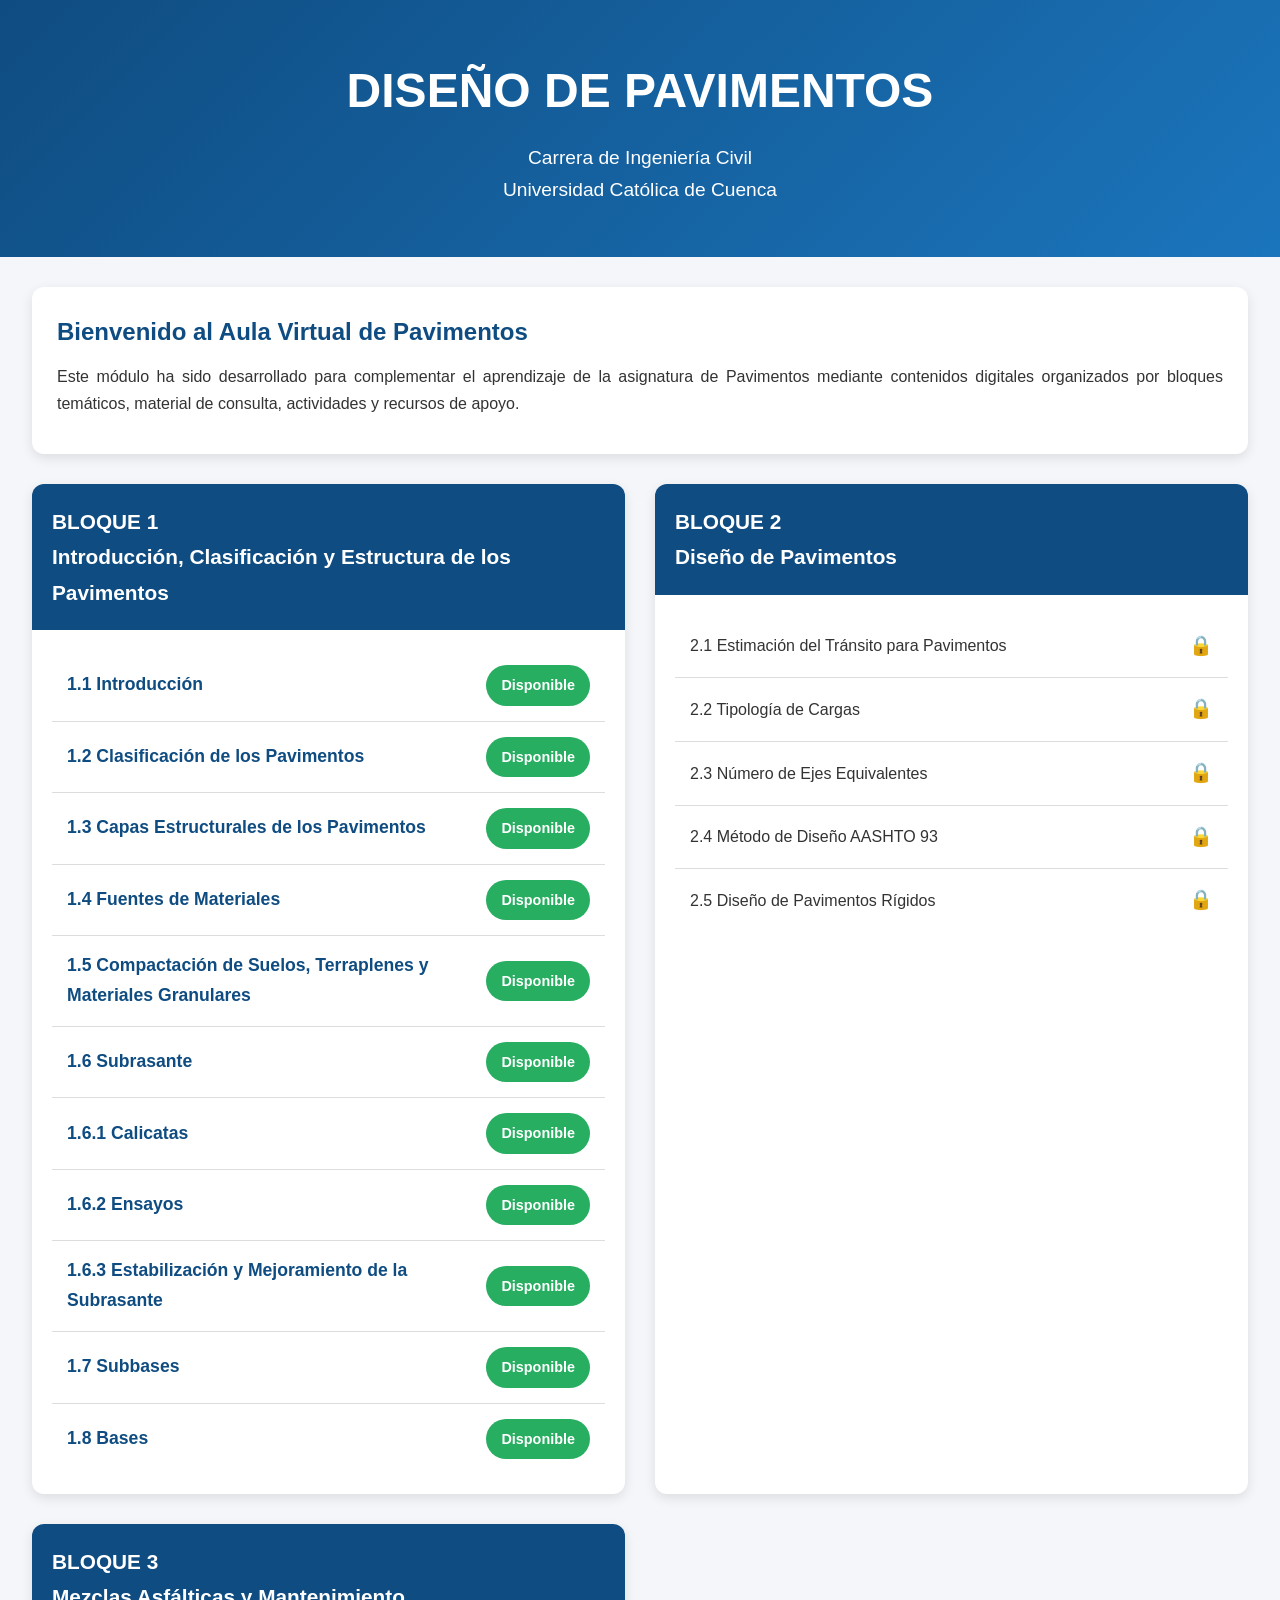
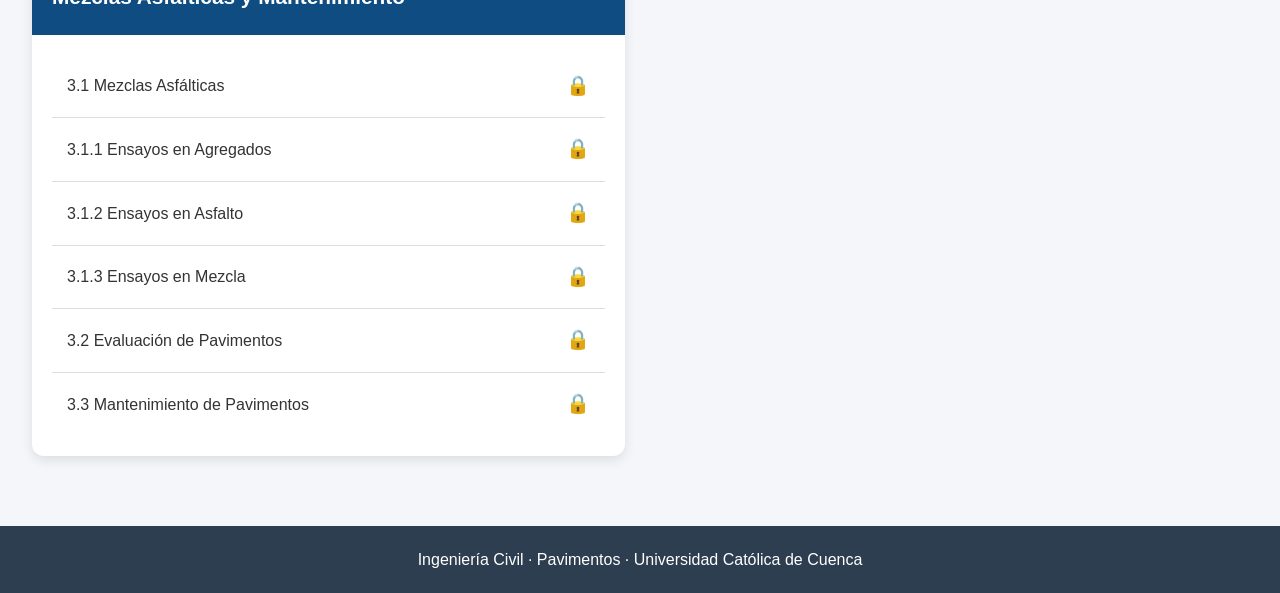
<file: docs/index.html>
<!DOCTYPE html>
<html lang="es">
<head>
<meta charset="UTF-8">
<meta name="viewport" content="width=device-width, initial-scale=1.0">
<title>Módulo de Pavimentos</title>

<link rel="stylesheet" href="css/style.css">

<style>

body{
    background:#f4f6f9;
    font-family:'Segoe UI',sans-serif;
}

header{
    background:linear-gradient(135deg,#0f4c81,#1b75bc);
    color:white;
    text-align:center;
    padding:50px 20px;
}

header h1{
    font-size:3rem;
}

header p{
    margin-top:10px;
    font-size:1.2rem;
}

.container{
    width:95%;
    max-width:1600px;
    margin:auto;
    padding:30px 0;
}

.grid{
    display:grid;
    grid-template-columns:repeat(auto-fit,minmax(450px,1fr));
    gap:30px;
}

.block{
    background:white;
    border-radius:12px;
    overflow:hidden;
    box-shadow:0 4px 12px rgba(0,0,0,.1);
}

.block-header{
    background:#0f4c81;
    color:white;
    padding:20px;
    font-size:1.3rem;
    font-weight:bold;
}

.block-content{
    padding:20px;
}

.topic{
    display:flex;
    justify-content:space-between;
    align-items:center;
    padding:15px;
    border-bottom:1px solid #ddd;
}

.topic:last-child{
    border-bottom:none;
}

.topic a{
    text-decoration:none;
    color:#0f4c81;
    font-weight:bold;
    font-size:1.1rem;
}

.topic a:hover{
    color:#f39c12;
}

.badge{
    background:#27ae60;
    color:white;
    padding:8px 15px;
    border-radius:25px;
    font-size:.9rem;
}

.lock{
    color:#999;
    font-size:1.2rem;
}

footer{
    background:#2c3e50;
    color:white;
    text-align:center;
    padding:20px;
    margin-top:40px;
}

.banner{
    background:white;
    padding:25px;
    border-radius:12px;
    box-shadow:0 4px 12px rgba(0,0,0,.1);
    margin-bottom:30px;
}

.banner h2{
    color:#0f4c81;
    margin-bottom:10px;
}

</style>

</head>

<body>

<header>

<h1>DISEÑO DE PAVIMENTOS</h1>

<p>
Carrera de Ingeniería Civil<br>
Universidad Católica de Cuenca
</p>

</header>

<div class="container">

<div class="banner">

<h2>Bienvenido al Aula Virtual de Pavimentos</h2>

<p>
Este módulo ha sido desarrollado para complementar el aprendizaje de la asignatura
de Pavimentos mediante contenidos digitales organizados por bloques temáticos,
material de consulta, actividades y recursos de apoyo.
</p>

</div>

<div class="grid">

<!-- BLOQUE 1 -->

<div class="block">

<div class="block-header">
BLOQUE 1<br>
Introducción, Clasificación y Estructura de los Pavimentos
</div>

<div class="block-content">

<div class="topic">
<a href="bloque_1/1_1introduccion.html">1.1 Introducción</a>
<span class="badge">Disponible</span>
</div>

<div class="topic">
<a href="bloque_1/1_2_clasificacion_pavimentos.html">
1.2 Clasificación de los Pavimentos
</a>
<span class="badge">Disponible</span>
</div>

<div class="topic">
<a href="bloque_1/1_3_capas_estructurales.html">
1.3 Capas Estructurales de los Pavimentos
</a>
<span class="badge">Disponible</span>
</div>

<div class="topic">
<a href="bloque_1/1_4_fuentes_materiales.html">
1.4 Fuentes de Materiales
</a>
<span class="badge">Disponible</span>
</div>

<div class="topic">
<a href="bloque_1/1_5_compactacion.html">
1.5 Compactación de Suelos, Terraplenes y Materiales Granulares
</a>
<span class="badge">Disponible</span>
</div>

<div class="topic">
<a href="bloque_1/1_6_subrasante.html">
1.6 Subrasante
</a>
<span class="badge">Disponible</span>
</div>

<div class="topic">
<a href="bloque_1/1_6_1_calicatas.html">
1.6.1 Calicatas
</a>
<span class="badge">Disponible</span>
</div>

<div class="topic">
<a href="bloque_1/1_6_2_ensayos.html">
1.6.2 Ensayos
</a>
<span class="badge">Disponible</span>
</div>

<div class="topic">
<a href="bloque_1/1_6_3_estabilizacion.html">
1.6.3 Estabilización y Mejoramiento de la Subrasante
</a>
<span class="badge">Disponible</span>
</div>

<div class="topic">
<a href="bloque_1/1_7_subbases.html">
1.7 Subbases
</a>
<span class="badge">Disponible</span>
</div>

<div class="topic">
<a href="bloque_1/1_8_bases.html">
1.8 Bases
</a>
<span class="badge">Disponible</span>
</div>

</div>

</div>

<!-- BLOQUE 2 -->

<div class="block">

<div class="block-header">
BLOQUE 2<br>
Diseño de Pavimentos
</div>

<div class="block-content">

<div class="topic">
2.1 Estimación del Tránsito para Pavimentos
<span class="lock">🔒</span>
</div>

<div class="topic">
2.2 Tipología de Cargas
<span class="lock">🔒</span>
</div>

<div class="topic">
2.3 Número de Ejes Equivalentes
<span class="lock">🔒</span>
</div>

<div class="topic">
2.4 Método de Diseño AASHTO 93
<span class="lock">🔒</span>
</div>

<div class="topic">
2.5 Diseño de Pavimentos Rígidos
<span class="lock">🔒</span>
</div>

</div>

</div>

<!-- BLOQUE 3 -->

<div class="block">

<div class="block-header">
BLOQUE 3<br>
Mezclas Asfálticas y Mantenimiento
</div>

<div class="block-content">

<div class="topic">3.1 Mezclas Asfálticas <span class="lock">🔒</span></div>

<div class="topic">3.1.1 Ensayos en Agregados <span class="lock">🔒</span></div>

<div class="topic">3.1.2 Ensayos en Asfalto <span class="lock">🔒</span></div>

<div class="topic">3.1.3 Ensayos en Mezcla <span class="lock">🔒</span></div>

<div class="topic">3.2 Evaluación de Pavimentos <span class="lock">🔒</span></div>

<div class="topic">3.3 Mantenimiento de Pavimentos <span class="lock">🔒</span></div>

</div>

</div>

</div>

</div>

<footer>
Ingeniería Civil · Pavimentos · Universidad Católica de Cuenca
</footer>

</body>
</html>
</file>
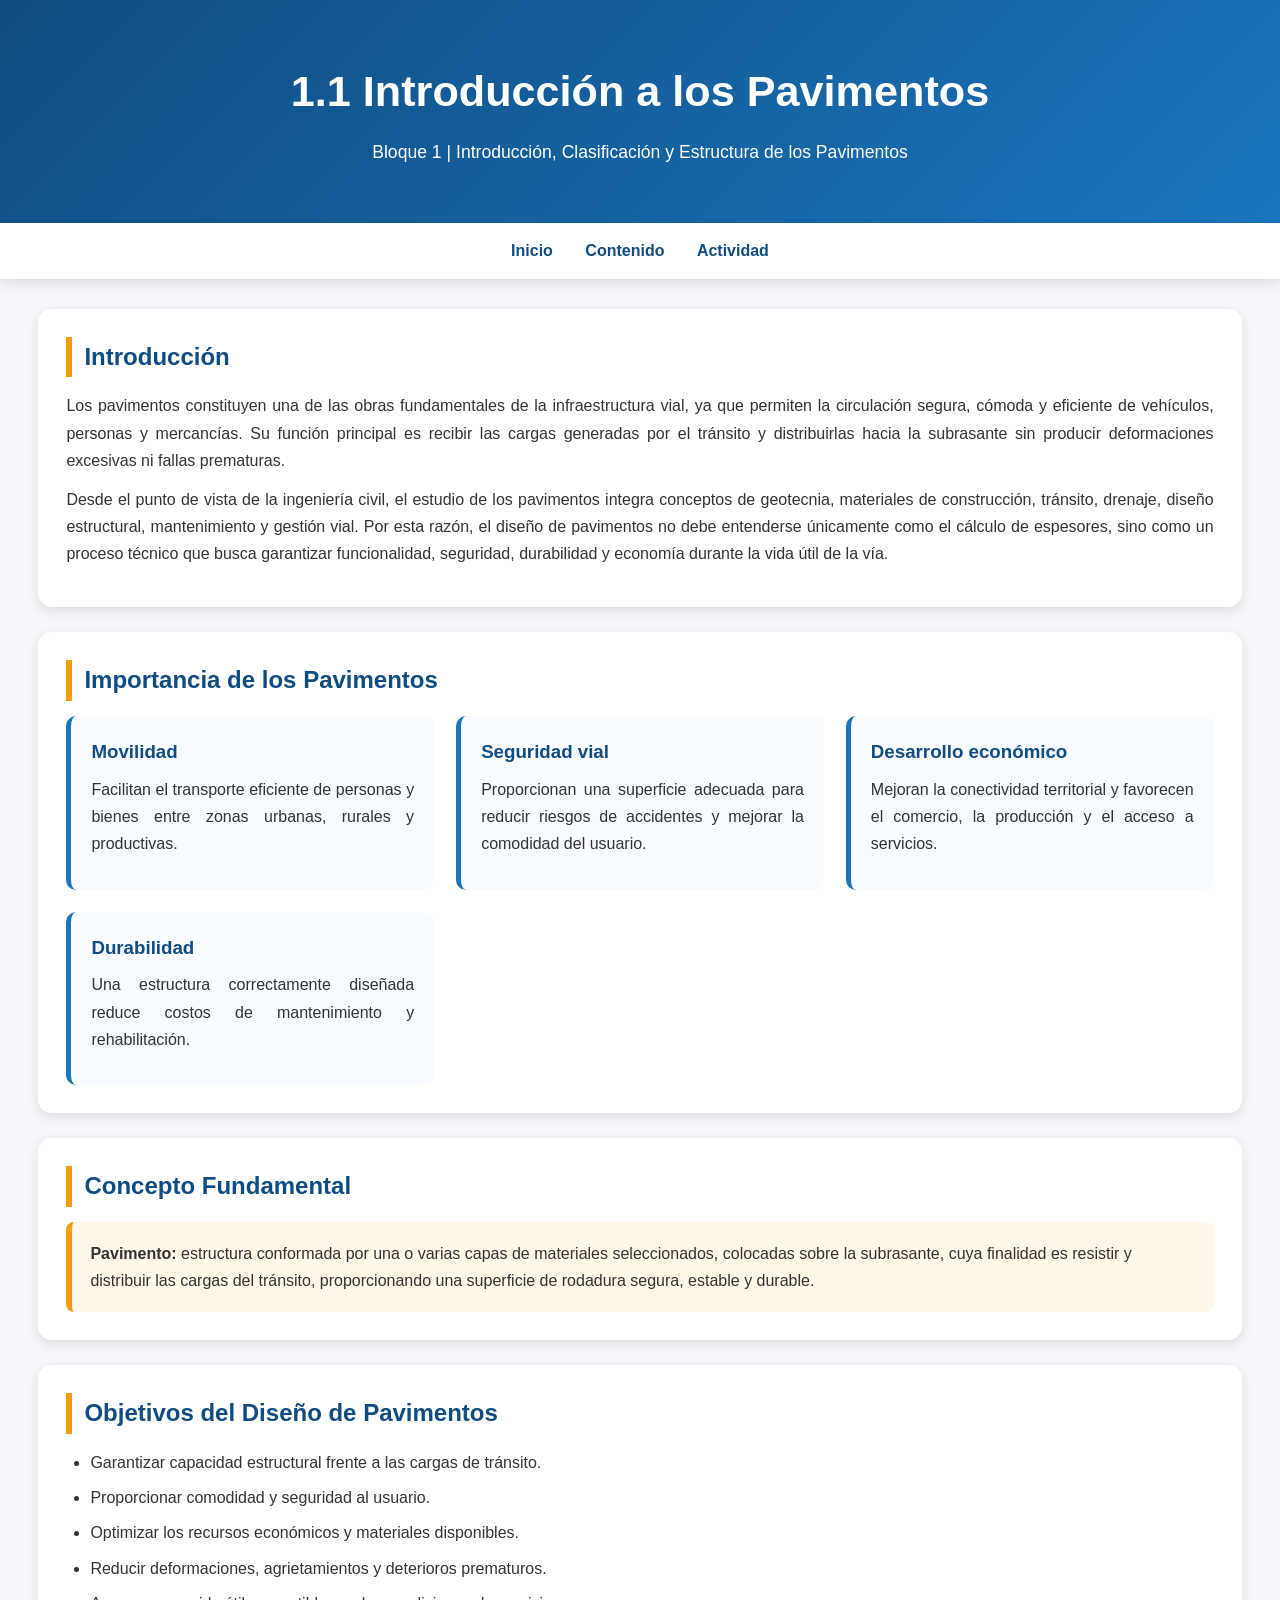
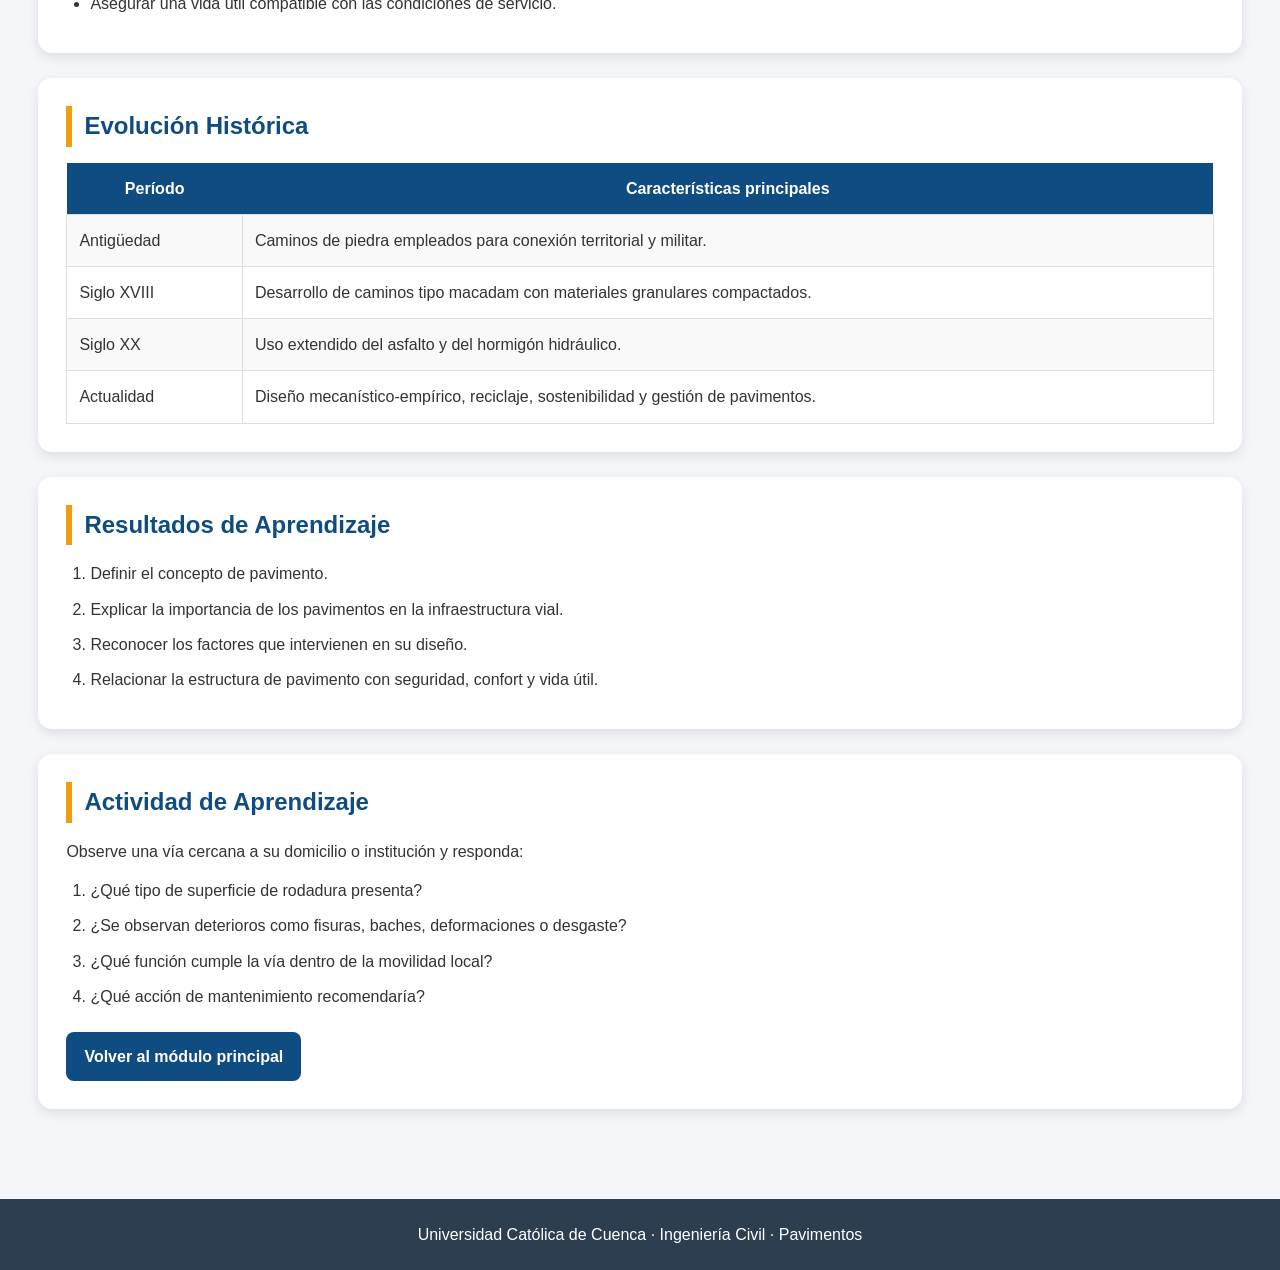
<file: docs/bloque_1/1_1introduccion.html>
<!DOCTYPE html>
<html lang="es">
<head>
<meta charset="UTF-8">
<meta name="viewport" content="width=device-width, initial-scale=1.0">
<title>1.1 Introducción a los Pavimentos</title>
<link rel="stylesheet" href="../css/style.css">
</head>
<body>
<header>
    <h1>1.1 Introducción a los Pavimentos</h1>
    <p>Bloque 1 | Introducción, Clasificación y Estructura de los Pavimentos</p>
</header>

<nav>
    <a href="../index.html">Inicio</a>
    <a href="#contenido">Contenido</a>
    <a href="#actividad">Actividad</a>
</nav>

<main class="container" id="contenido">
    <section class="section">
        <h2>Introducción</h2>
        <p>
            Los pavimentos constituyen una de las obras fundamentales de la infraestructura vial, ya que permiten la circulación segura, cómoda y eficiente de vehículos, personas y mercancías. Su función principal es recibir las cargas generadas por el tránsito y distribuirlas hacia la subrasante sin producir deformaciones excesivas ni fallas prematuras.
        </p>
        <p>
            Desde el punto de vista de la ingeniería civil, el estudio de los pavimentos integra conceptos de geotecnia, materiales de construcción, tránsito, drenaje, diseño estructural, mantenimiento y gestión vial. Por esta razón, el diseño de pavimentos no debe entenderse únicamente como el cálculo de espesores, sino como un proceso técnico que busca garantizar funcionalidad, seguridad, durabilidad y economía durante la vida útil de la vía.
        </p>
    </section>

    <section class="section">
        <h2>Importancia de los Pavimentos</h2>
        <div class="cards">
            <div class="card"><h3>Movilidad</h3><p>Facilitan el transporte eficiente de personas y bienes entre zonas urbanas, rurales y productivas.</p></div>
            <div class="card"><h3>Seguridad vial</h3><p>Proporcionan una superficie adecuada para reducir riesgos de accidentes y mejorar la comodidad del usuario.</p></div>
            <div class="card"><h3>Desarrollo económico</h3><p>Mejoran la conectividad territorial y favorecen el comercio, la producción y el acceso a servicios.</p></div>
            <div class="card"><h3>Durabilidad</h3><p>Una estructura correctamente diseñada reduce costos de mantenimiento y rehabilitación.</p></div>
        </div>
    </section>

    <section class="section">
        <h2>Concepto Fundamental</h2>
        <div class="highlight">
            <strong>Pavimento:</strong> estructura conformada por una o varias capas de materiales seleccionados, colocadas sobre la subrasante, cuya finalidad es resistir y distribuir las cargas del tránsito, proporcionando una superficie de rodadura segura, estable y durable.
        </div>
    </section>

    <section class="section">
        <h2>Objetivos del Diseño de Pavimentos</h2>
        <ul>
            <li>Garantizar capacidad estructural frente a las cargas de tránsito.</li>
            <li>Proporcionar comodidad y seguridad al usuario.</li>
            <li>Optimizar los recursos económicos y materiales disponibles.</li>
            <li>Reducir deformaciones, agrietamientos y deterioros prematuros.</li>
            <li>Asegurar una vida útil compatible con las condiciones de servicio.</li>
        </ul>
    </section>

    <section class="section">
        <h2>Evolución Histórica</h2>
        <table>
            <tr><th>Período</th><th>Características principales</th></tr>
            <tr><td>Antigüedad</td><td>Caminos de piedra empleados para conexión territorial y militar.</td></tr>
            <tr><td>Siglo XVIII</td><td>Desarrollo de caminos tipo macadam con materiales granulares compactados.</td></tr>
            <tr><td>Siglo XX</td><td>Uso extendido del asfalto y del hormigón hidráulico.</td></tr>
            <tr><td>Actualidad</td><td>Diseño mecanístico-empírico, reciclaje, sostenibilidad y gestión de pavimentos.</td></tr>
        </table>
    </section>

    <section class="section">
        <h2>Resultados de Aprendizaje</h2>
        <ol>
            <li>Definir el concepto de pavimento.</li>
            <li>Explicar la importancia de los pavimentos en la infraestructura vial.</li>
            <li>Reconocer los factores que intervienen en su diseño.</li>
            <li>Relacionar la estructura de pavimento con seguridad, confort y vida útil.</li>
        </ol>
    </section>

    <section class="section" id="actividad">
        <h2>Actividad de Aprendizaje</h2>
        <p>Observe una vía cercana a su domicilio o institución y responda:</p>
        <ol>
            <li>¿Qué tipo de superficie de rodadura presenta?</li>
            <li>¿Se observan deterioros como fisuras, baches, deformaciones o desgaste?</li>
            <li>¿Qué función cumple la vía dentro de la movilidad local?</li>
            <li>¿Qué acción de mantenimiento recomendaría?</li>
        </ol>
        <a href="../index.html" class="btn">Volver al módulo principal</a>
    </section>
</main>

<footer>Universidad Católica de Cuenca · Ingeniería Civil · Pavimentos</footer>
</body>
</html>
</file>
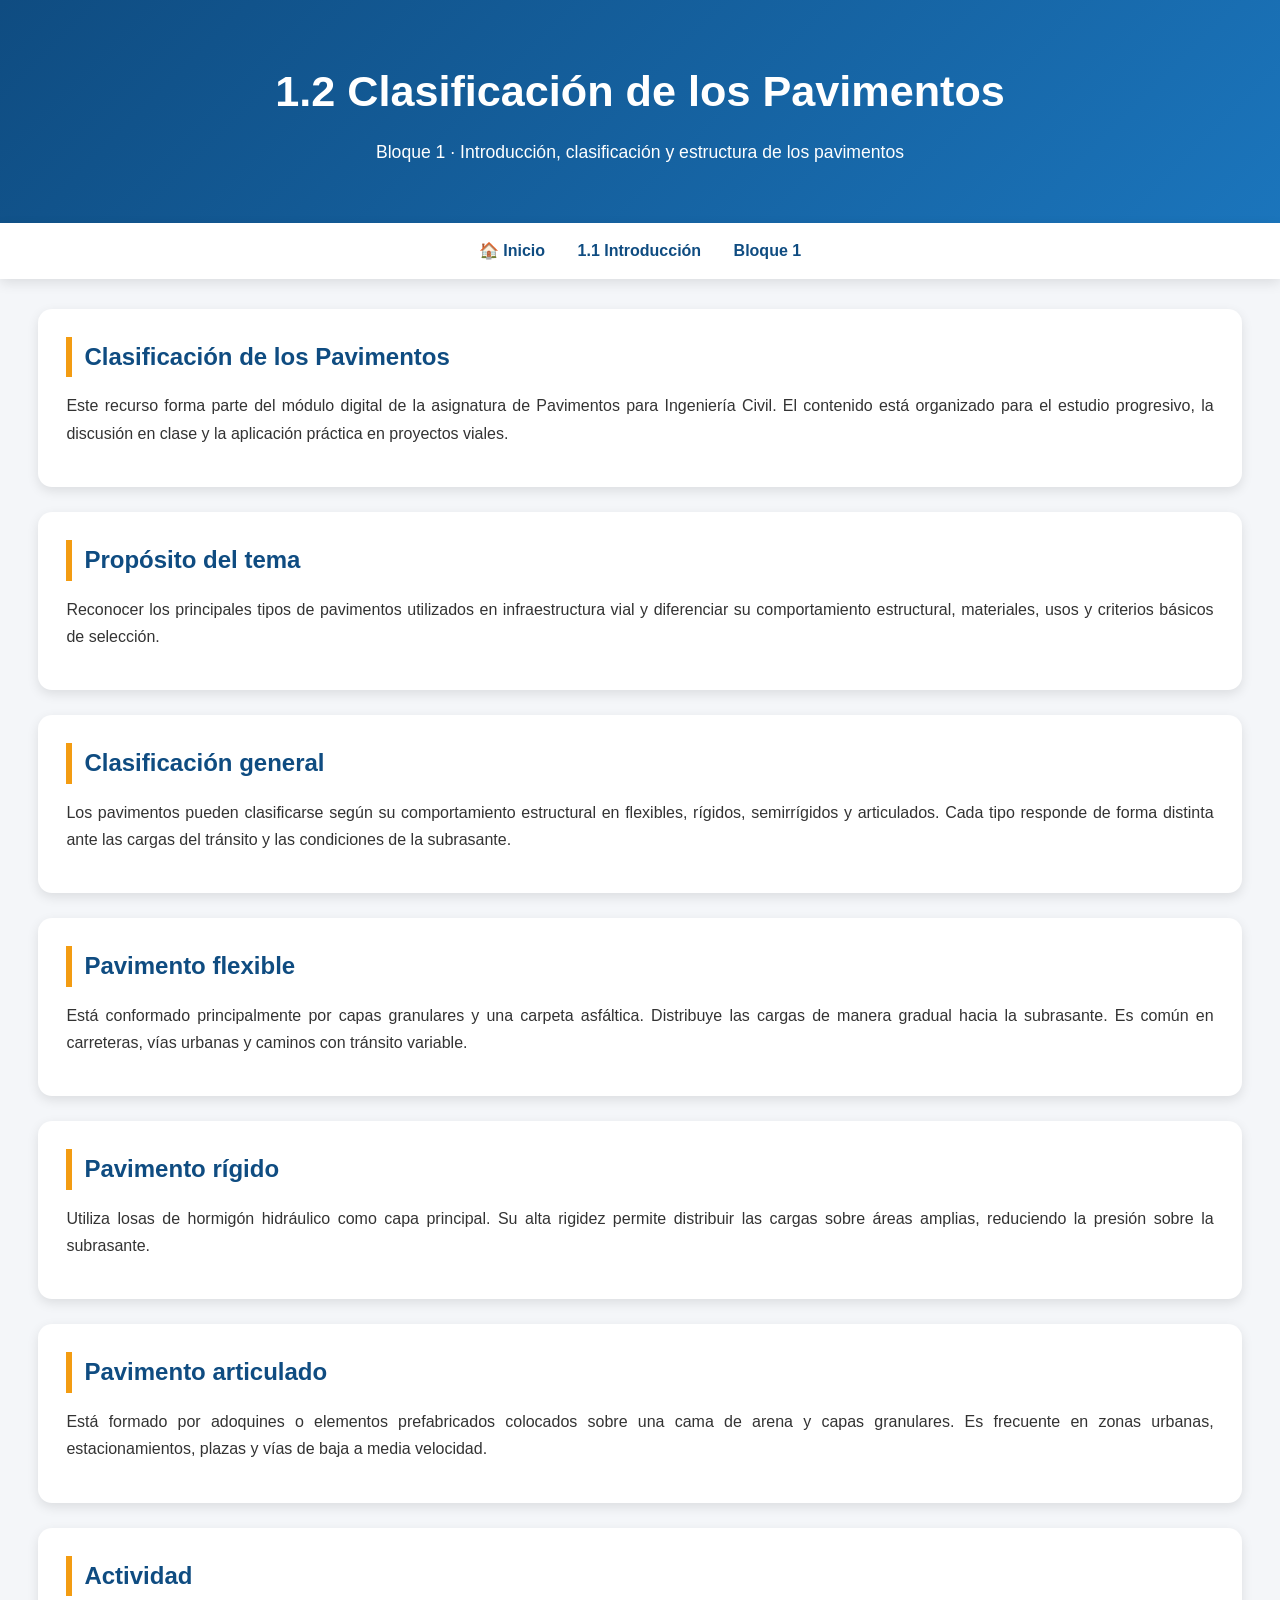
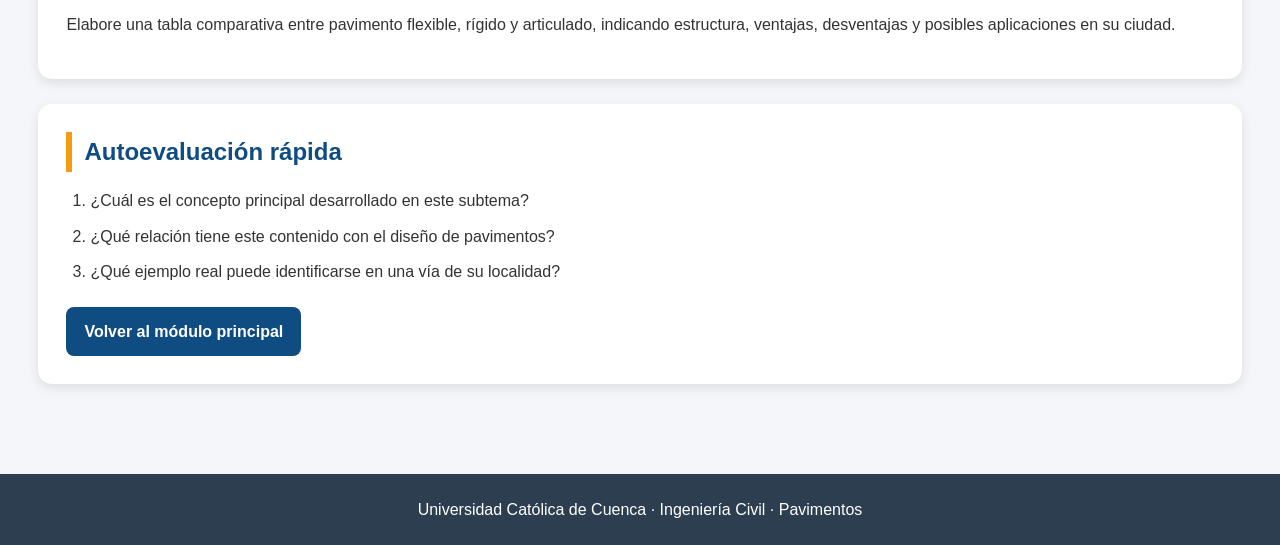
<file: docs/bloque_1/1_2_clasificacion_pavimentos.html>
<!DOCTYPE html>
<html lang="es">
<head>
  <meta charset="UTF-8">
  <meta name="viewport" content="width=device-width, initial-scale=1.0">
  <title>1.2 Clasificación de los Pavimentos</title>
  <link rel="stylesheet" href="../css/style.css">
</head>
<body>
<header>
  <h1>1.2 Clasificación de los Pavimentos</h1>
  <p>Bloque 1 · Introducción, clasificación y estructura de los pavimentos</p>
</header>
<nav>
  <a href="../index.html">🏠 Inicio</a>
  <a href="1_1introduccion.html">1.1 Introducción</a>
  <a href="1_2_clasificacion_pavimentos.html">Bloque 1</a>
</nav>
<main class="container">
  <section class="section">
    <h2>Clasificación de los Pavimentos</h2>
    <p>Este recurso forma parte del módulo digital de la asignatura de Pavimentos para Ingeniería Civil. El contenido está organizado para el estudio progresivo, la discusión en clase y la aplicación práctica en proyectos viales.</p>
  </section>
  <section class="section"><h2>Propósito del tema</h2><p>Reconocer los principales tipos de pavimentos utilizados en infraestructura vial y diferenciar su comportamiento estructural, materiales, usos y criterios básicos de selección.</p></section>
<section class="section"><h2>Clasificación general</h2><p>Los pavimentos pueden clasificarse según su comportamiento estructural en flexibles, rígidos, semirrígidos y articulados. Cada tipo responde de forma distinta ante las cargas del tránsito y las condiciones de la subrasante.</p></section>
<section class="section"><h2>Pavimento flexible</h2><p>Está conformado principalmente por capas granulares y una carpeta asfáltica. Distribuye las cargas de manera gradual hacia la subrasante. Es común en carreteras, vías urbanas y caminos con tránsito variable.</p></section>
<section class="section"><h2>Pavimento rígido</h2><p>Utiliza losas de hormigón hidráulico como capa principal. Su alta rigidez permite distribuir las cargas sobre áreas amplias, reduciendo la presión sobre la subrasante.</p></section>
<section class="section"><h2>Pavimento articulado</h2><p>Está formado por adoquines o elementos prefabricados colocados sobre una cama de arena y capas granulares. Es frecuente en zonas urbanas, estacionamientos, plazas y vías de baja a media velocidad.</p></section>
<section class="section"><h2>Actividad</h2><p>Elabore una tabla comparativa entre pavimento flexible, rígido y articulado, indicando estructura, ventajas, desventajas y posibles aplicaciones en su ciudad.</p></section>
  <section class="section">
    <h2>Autoevaluación rápida</h2>
    <ol>
      <li>¿Cuál es el concepto principal desarrollado en este subtema?</li>
      <li>¿Qué relación tiene este contenido con el diseño de pavimentos?</li>
      <li>¿Qué ejemplo real puede identificarse en una vía de su localidad?</li>
    </ol>
    <a class="btn" href="../index.html">Volver al módulo principal</a>
  </section>
</main>
<footer>Universidad Católica de Cuenca · Ingeniería Civil · Pavimentos</footer>
</body>
</html>
</file>
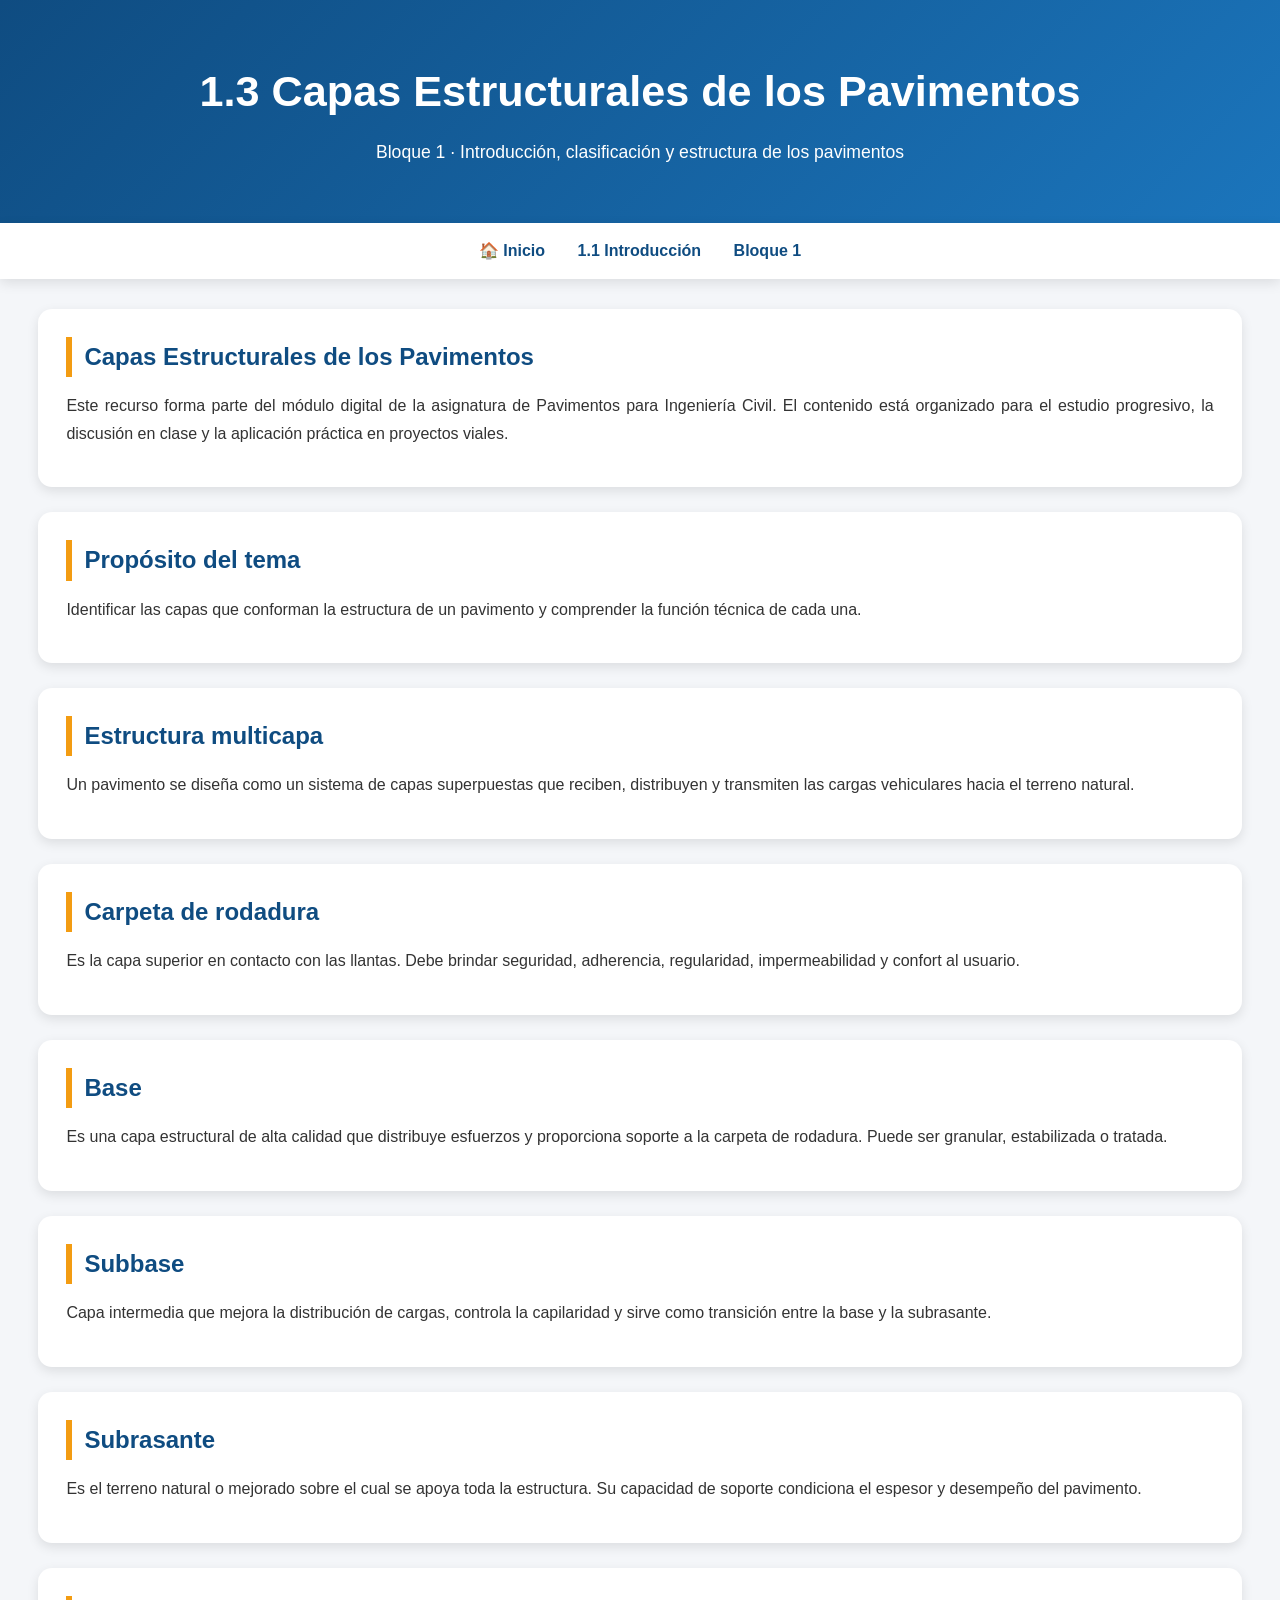
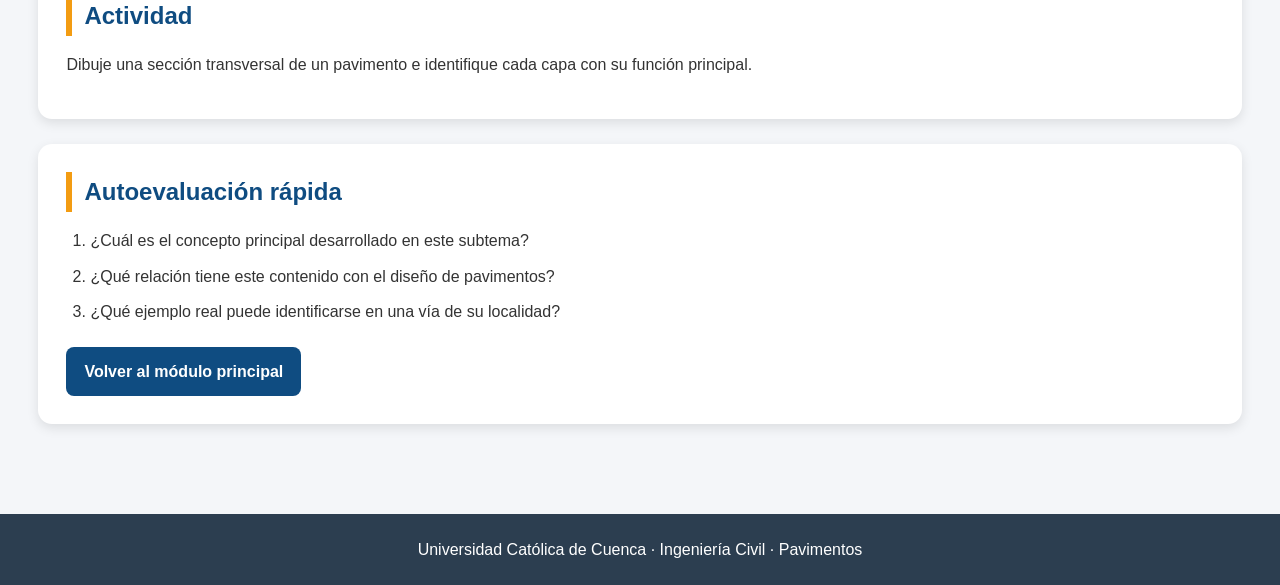
<file: docs/bloque_1/1_3_capas_estructurales.html>
<!DOCTYPE html>
<html lang="es">
<head>
  <meta charset="UTF-8">
  <meta name="viewport" content="width=device-width, initial-scale=1.0">
  <title>1.3 Capas Estructurales de los Pavimentos</title>
  <link rel="stylesheet" href="../css/style.css">
</head>
<body>
<header>
  <h1>1.3 Capas Estructurales de los Pavimentos</h1>
  <p>Bloque 1 · Introducción, clasificación y estructura de los pavimentos</p>
</header>
<nav>
  <a href="../index.html">🏠 Inicio</a>
  <a href="1_1introduccion.html">1.1 Introducción</a>
  <a href="1_2_clasificacion_pavimentos.html">Bloque 1</a>
</nav>
<main class="container">
  <section class="section">
    <h2>Capas Estructurales de los Pavimentos</h2>
    <p>Este recurso forma parte del módulo digital de la asignatura de Pavimentos para Ingeniería Civil. El contenido está organizado para el estudio progresivo, la discusión en clase y la aplicación práctica en proyectos viales.</p>
  </section>
  <section class="section"><h2>Propósito del tema</h2><p>Identificar las capas que conforman la estructura de un pavimento y comprender la función técnica de cada una.</p></section>
<section class="section"><h2>Estructura multicapa</h2><p>Un pavimento se diseña como un sistema de capas superpuestas que reciben, distribuyen y transmiten las cargas vehiculares hacia el terreno natural.</p></section>
<section class="section"><h2>Carpeta de rodadura</h2><p>Es la capa superior en contacto con las llantas. Debe brindar seguridad, adherencia, regularidad, impermeabilidad y confort al usuario.</p></section>
<section class="section"><h2>Base</h2><p>Es una capa estructural de alta calidad que distribuye esfuerzos y proporciona soporte a la carpeta de rodadura. Puede ser granular, estabilizada o tratada.</p></section>
<section class="section"><h2>Subbase</h2><p>Capa intermedia que mejora la distribución de cargas, controla la capilaridad y sirve como transición entre la base y la subrasante.</p></section>
<section class="section"><h2>Subrasante</h2><p>Es el terreno natural o mejorado sobre el cual se apoya toda la estructura. Su capacidad de soporte condiciona el espesor y desempeño del pavimento.</p></section>
<section class="section"><h2>Actividad</h2><p>Dibuje una sección transversal de un pavimento e identifique cada capa con su función principal.</p></section>
  <section class="section">
    <h2>Autoevaluación rápida</h2>
    <ol>
      <li>¿Cuál es el concepto principal desarrollado en este subtema?</li>
      <li>¿Qué relación tiene este contenido con el diseño de pavimentos?</li>
      <li>¿Qué ejemplo real puede identificarse en una vía de su localidad?</li>
    </ol>
    <a class="btn" href="../index.html">Volver al módulo principal</a>
  </section>
</main>
<footer>Universidad Católica de Cuenca · Ingeniería Civil · Pavimentos</footer>
</body>
</html>
</file>
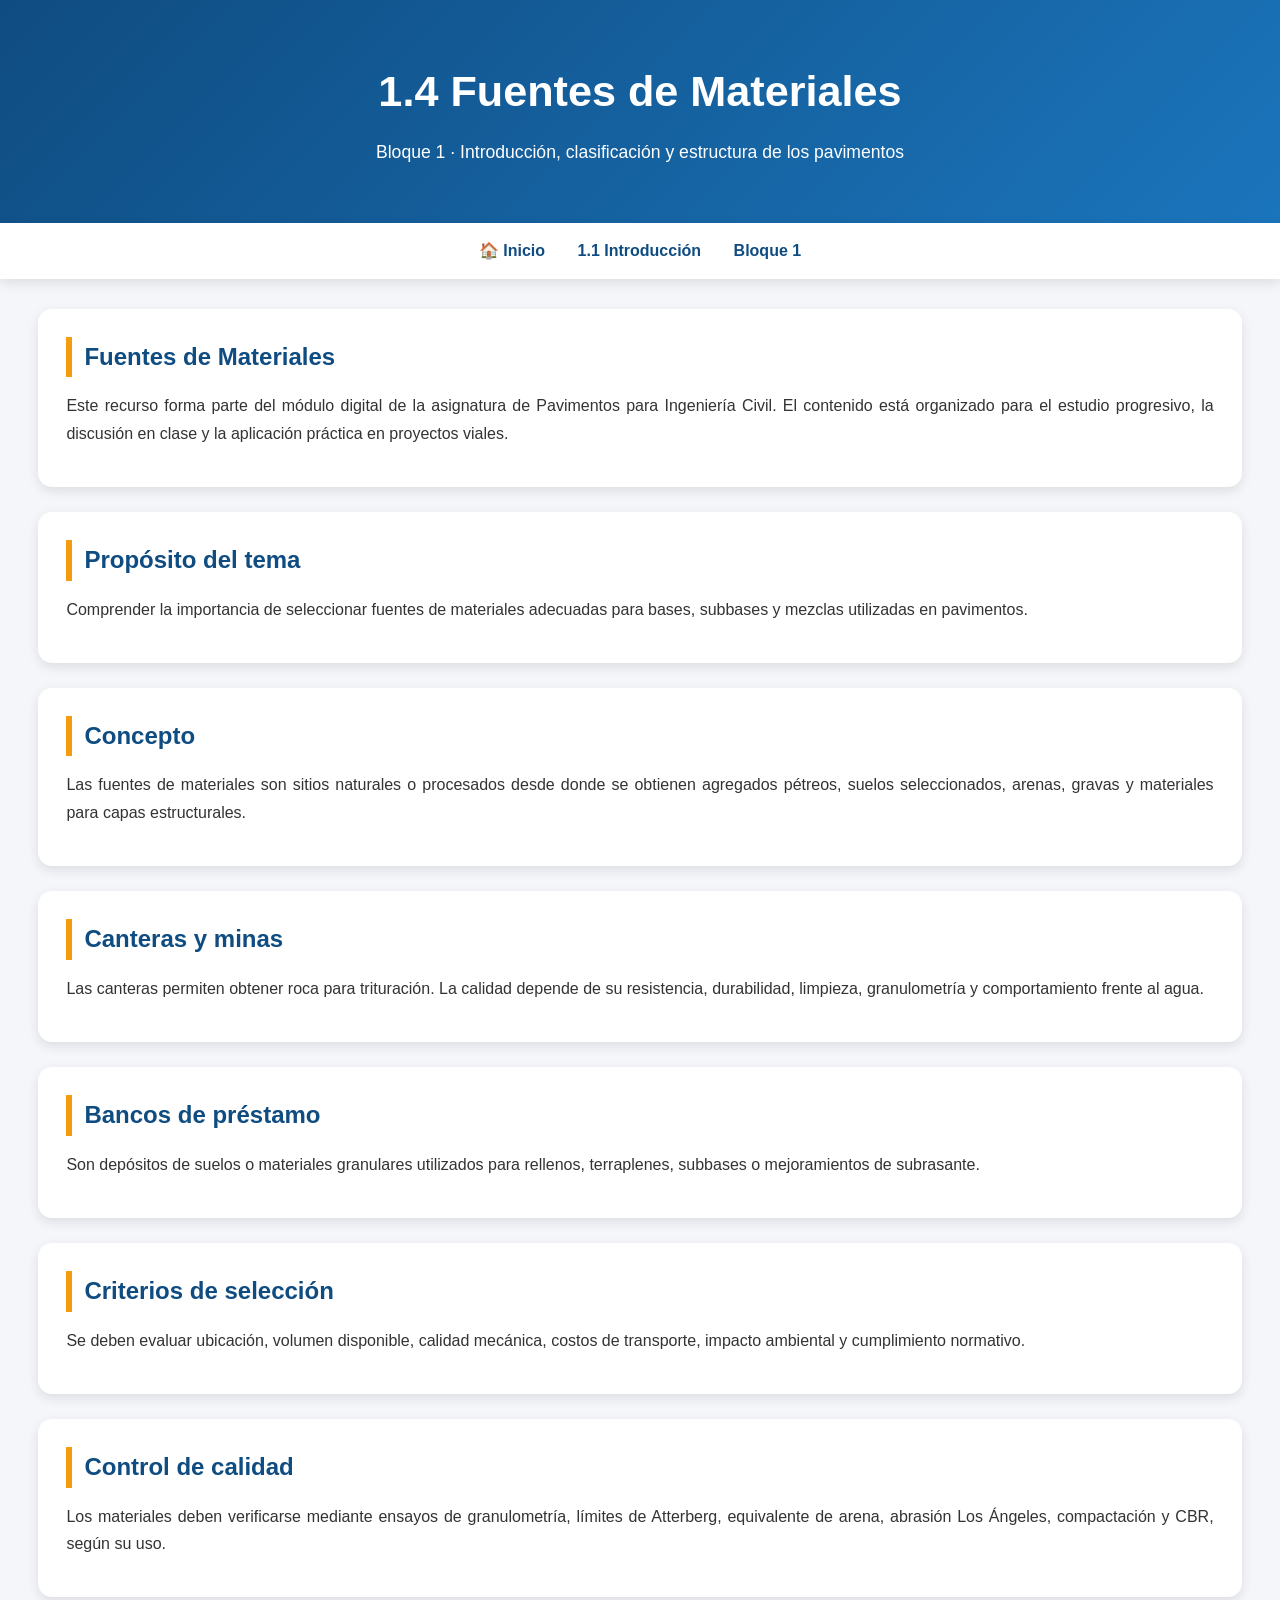
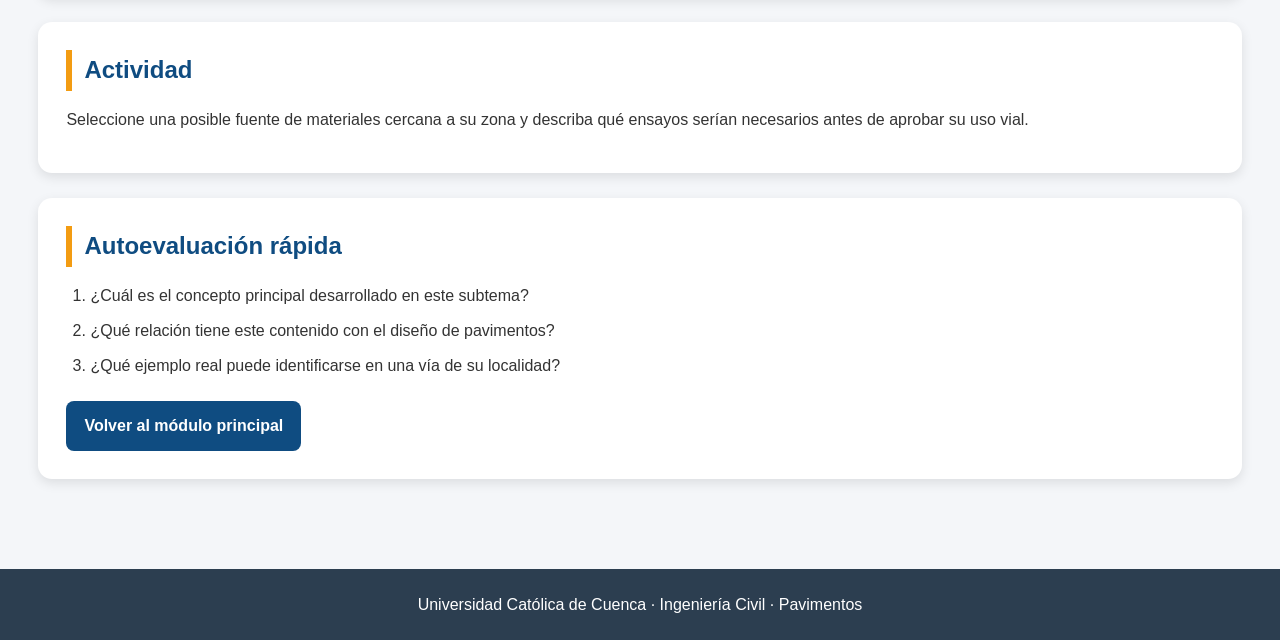
<file: docs/bloque_1/1_4_fuentes_materiales.html>
<!DOCTYPE html>
<html lang="es">
<head>
  <meta charset="UTF-8">
  <meta name="viewport" content="width=device-width, initial-scale=1.0">
  <title>1.4 Fuentes de Materiales</title>
  <link rel="stylesheet" href="../css/style.css">
</head>
<body>
<header>
  <h1>1.4 Fuentes de Materiales</h1>
  <p>Bloque 1 · Introducción, clasificación y estructura de los pavimentos</p>
</header>
<nav>
  <a href="../index.html">🏠 Inicio</a>
  <a href="1_1introduccion.html">1.1 Introducción</a>
  <a href="1_2_clasificacion_pavimentos.html">Bloque 1</a>
</nav>
<main class="container">
  <section class="section">
    <h2>Fuentes de Materiales</h2>
    <p>Este recurso forma parte del módulo digital de la asignatura de Pavimentos para Ingeniería Civil. El contenido está organizado para el estudio progresivo, la discusión en clase y la aplicación práctica en proyectos viales.</p>
  </section>
  <section class="section"><h2>Propósito del tema</h2><p>Comprender la importancia de seleccionar fuentes de materiales adecuadas para bases, subbases y mezclas utilizadas en pavimentos.</p></section>
<section class="section"><h2>Concepto</h2><p>Las fuentes de materiales son sitios naturales o procesados desde donde se obtienen agregados pétreos, suelos seleccionados, arenas, gravas y materiales para capas estructurales.</p></section>
<section class="section"><h2>Canteras y minas</h2><p>Las canteras permiten obtener roca para trituración. La calidad depende de su resistencia, durabilidad, limpieza, granulometría y comportamiento frente al agua.</p></section>
<section class="section"><h2>Bancos de préstamo</h2><p>Son depósitos de suelos o materiales granulares utilizados para rellenos, terraplenes, subbases o mejoramientos de subrasante.</p></section>
<section class="section"><h2>Criterios de selección</h2><p>Se deben evaluar ubicación, volumen disponible, calidad mecánica, costos de transporte, impacto ambiental y cumplimiento normativo.</p></section>
<section class="section"><h2>Control de calidad</h2><p>Los materiales deben verificarse mediante ensayos de granulometría, límites de Atterberg, equivalente de arena, abrasión Los Ángeles, compactación y CBR, según su uso.</p></section>
<section class="section"><h2>Actividad</h2><p>Seleccione una posible fuente de materiales cercana a su zona y describa qué ensayos serían necesarios antes de aprobar su uso vial.</p></section>
  <section class="section">
    <h2>Autoevaluación rápida</h2>
    <ol>
      <li>¿Cuál es el concepto principal desarrollado en este subtema?</li>
      <li>¿Qué relación tiene este contenido con el diseño de pavimentos?</li>
      <li>¿Qué ejemplo real puede identificarse en una vía de su localidad?</li>
    </ol>
    <a class="btn" href="../index.html">Volver al módulo principal</a>
  </section>
</main>
<footer>Universidad Católica de Cuenca · Ingeniería Civil · Pavimentos</footer>
</body>
</html>
</file>
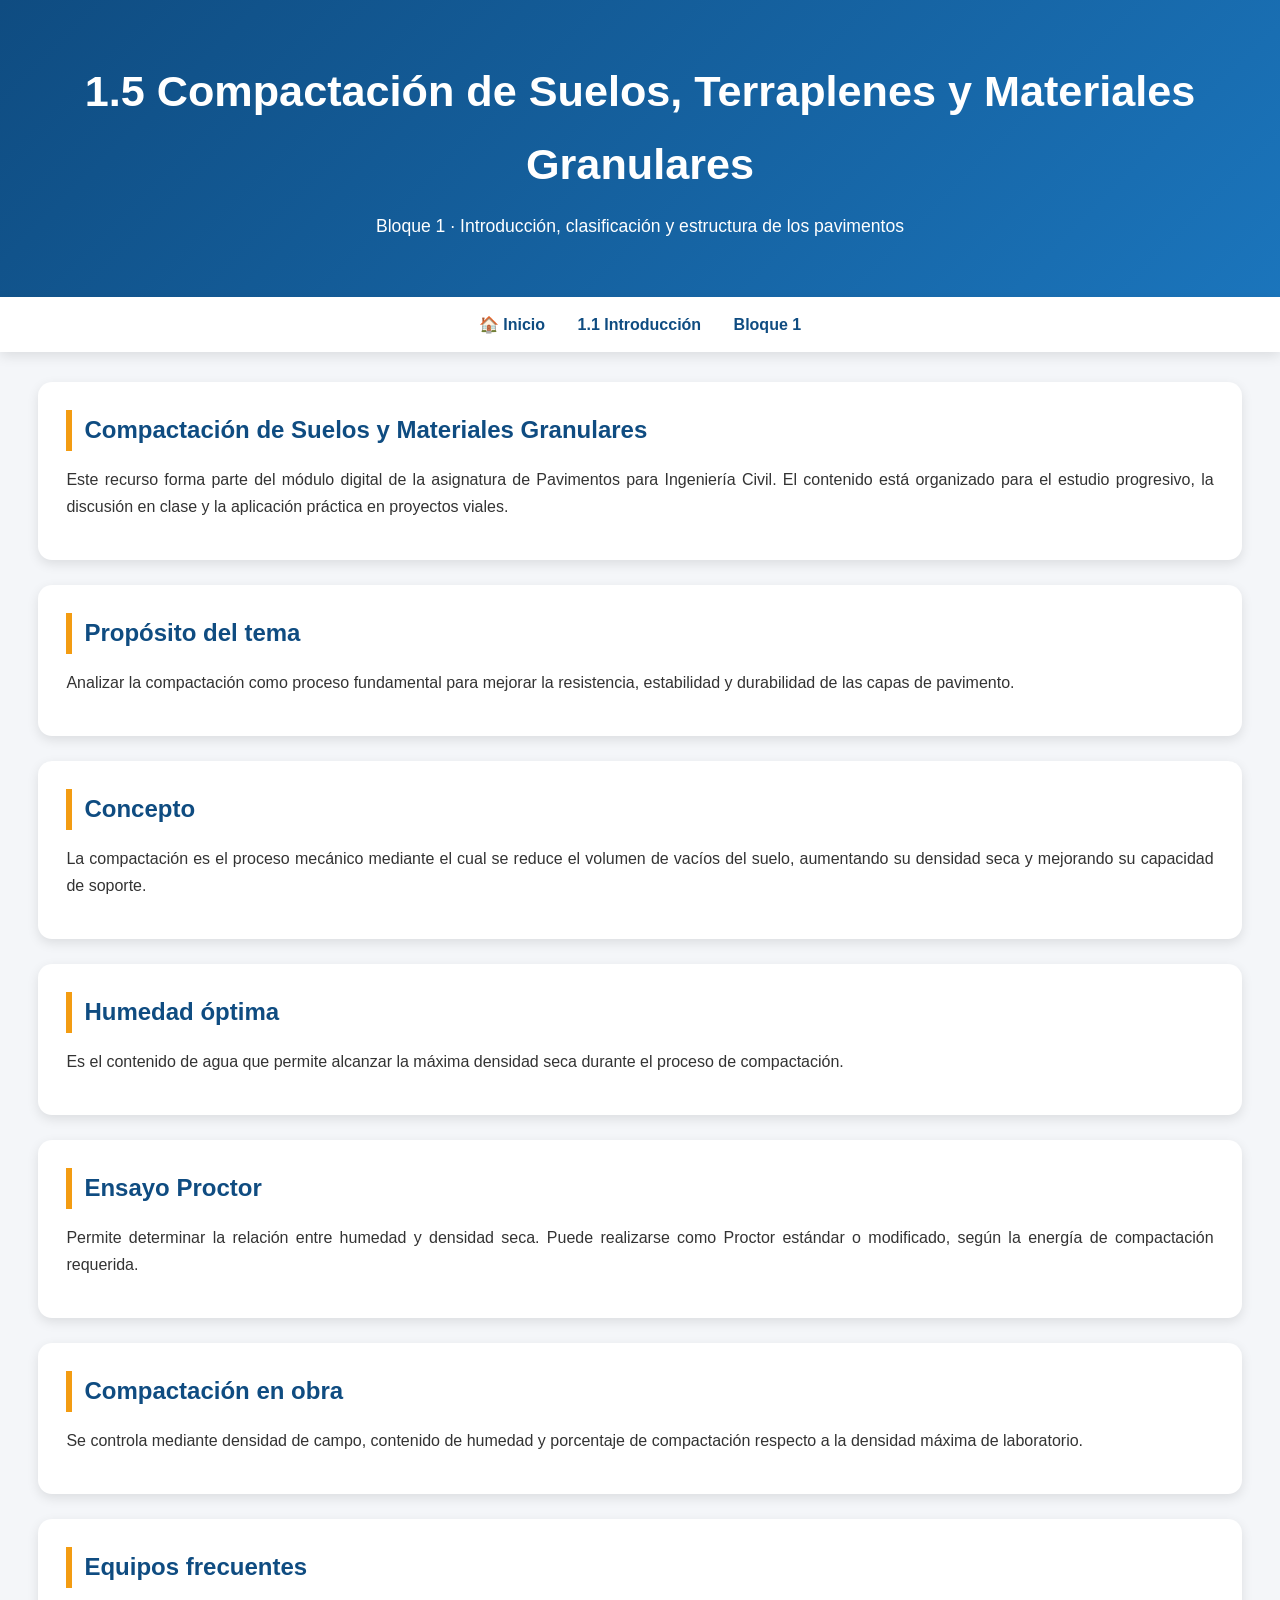
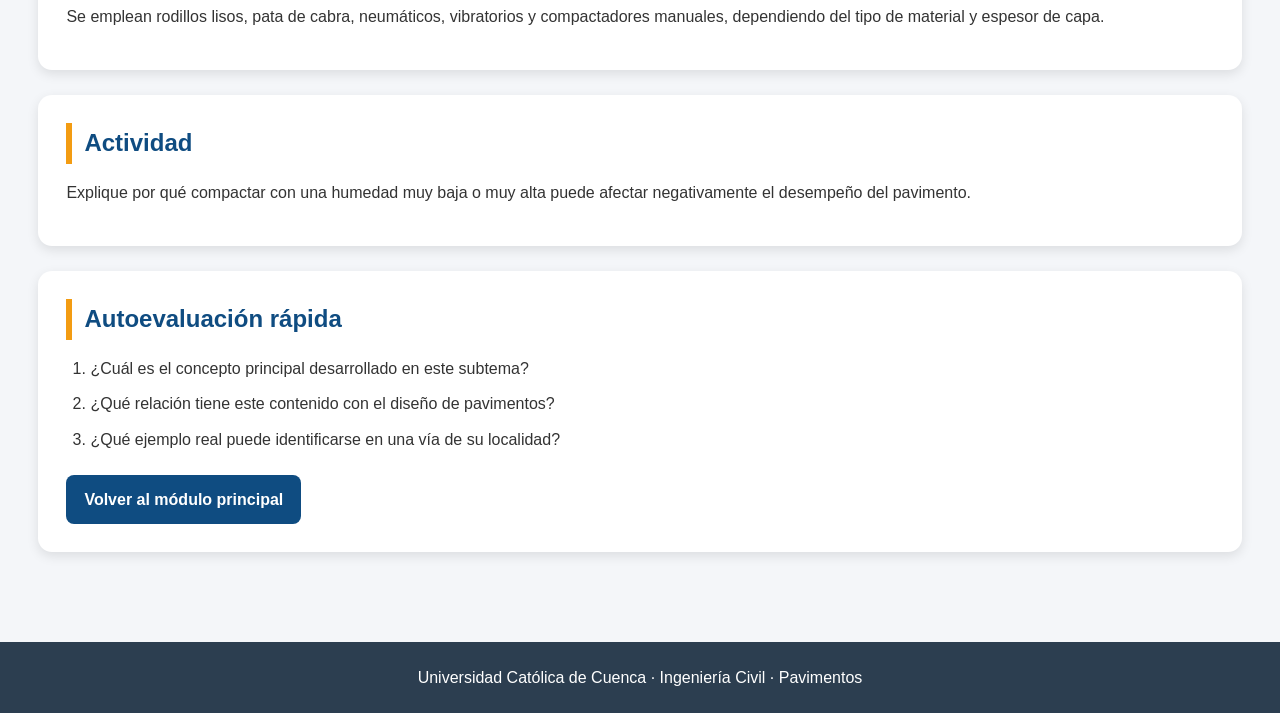
<file: docs/bloque_1/1_5_compactacion.html>
<!DOCTYPE html>
<html lang="es">
<head>
  <meta charset="UTF-8">
  <meta name="viewport" content="width=device-width, initial-scale=1.0">
  <title>1.5 Compactación de Suelos, Terraplenes y Materiales Granulares</title>
  <link rel="stylesheet" href="../css/style.css">
</head>
<body>
<header>
  <h1>1.5 Compactación de Suelos, Terraplenes y Materiales Granulares</h1>
  <p>Bloque 1 · Introducción, clasificación y estructura de los pavimentos</p>
</header>
<nav>
  <a href="../index.html">🏠 Inicio</a>
  <a href="1_1introduccion.html">1.1 Introducción</a>
  <a href="1_2_clasificacion_pavimentos.html">Bloque 1</a>
</nav>
<main class="container">
  <section class="section">
    <h2>Compactación de Suelos y Materiales Granulares</h2>
    <p>Este recurso forma parte del módulo digital de la asignatura de Pavimentos para Ingeniería Civil. El contenido está organizado para el estudio progresivo, la discusión en clase y la aplicación práctica en proyectos viales.</p>
  </section>
  <section class="section"><h2>Propósito del tema</h2><p>Analizar la compactación como proceso fundamental para mejorar la resistencia, estabilidad y durabilidad de las capas de pavimento.</p></section>
<section class="section"><h2>Concepto</h2><p>La compactación es el proceso mecánico mediante el cual se reduce el volumen de vacíos del suelo, aumentando su densidad seca y mejorando su capacidad de soporte.</p></section>
<section class="section"><h2>Humedad óptima</h2><p>Es el contenido de agua que permite alcanzar la máxima densidad seca durante el proceso de compactación.</p></section>
<section class="section"><h2>Ensayo Proctor</h2><p>Permite determinar la relación entre humedad y densidad seca. Puede realizarse como Proctor estándar o modificado, según la energía de compactación requerida.</p></section>
<section class="section"><h2>Compactación en obra</h2><p>Se controla mediante densidad de campo, contenido de humedad y porcentaje de compactación respecto a la densidad máxima de laboratorio.</p></section>
<section class="section"><h2>Equipos frecuentes</h2><p>Se emplean rodillos lisos, pata de cabra, neumáticos, vibratorios y compactadores manuales, dependiendo del tipo de material y espesor de capa.</p></section>
<section class="section"><h2>Actividad</h2><p>Explique por qué compactar con una humedad muy baja o muy alta puede afectar negativamente el desempeño del pavimento.</p></section>
  <section class="section">
    <h2>Autoevaluación rápida</h2>
    <ol>
      <li>¿Cuál es el concepto principal desarrollado en este subtema?</li>
      <li>¿Qué relación tiene este contenido con el diseño de pavimentos?</li>
      <li>¿Qué ejemplo real puede identificarse en una vía de su localidad?</li>
    </ol>
    <a class="btn" href="../index.html">Volver al módulo principal</a>
  </section>
</main>
<footer>Universidad Católica de Cuenca · Ingeniería Civil · Pavimentos</footer>
</body>
</html>
</file>
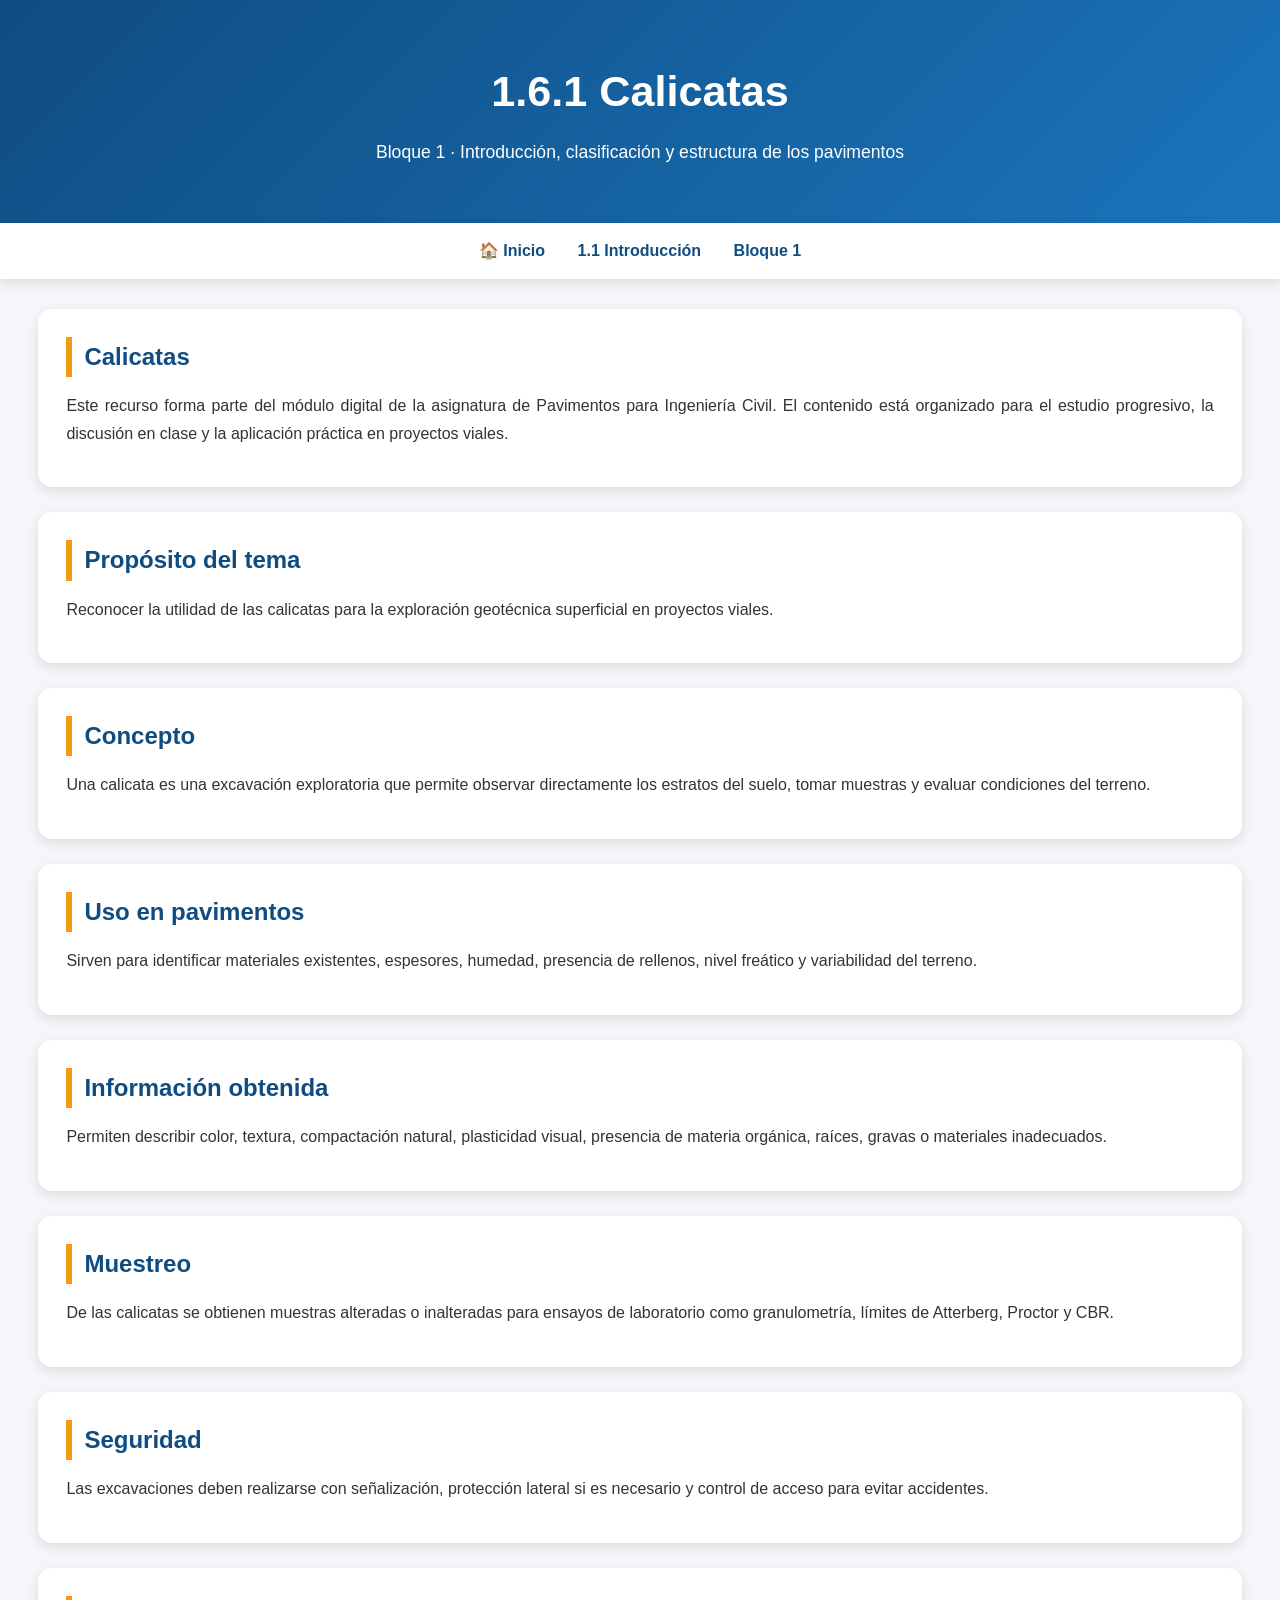
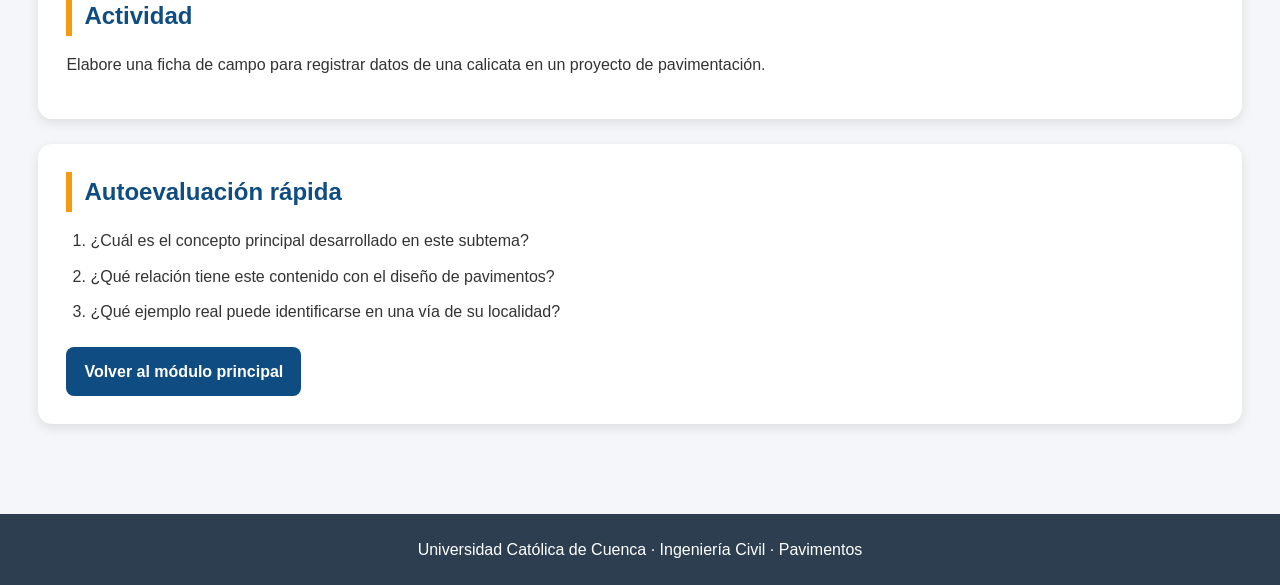
<file: docs/bloque_1/1_6_1_calicatas.html>
<!DOCTYPE html>
<html lang="es">
<head>
  <meta charset="UTF-8">
  <meta name="viewport" content="width=device-width, initial-scale=1.0">
  <title>1.6.1 Calicatas</title>
  <link rel="stylesheet" href="../css/style.css">
</head>
<body>
<header>
  <h1>1.6.1 Calicatas</h1>
  <p>Bloque 1 · Introducción, clasificación y estructura de los pavimentos</p>
</header>
<nav>
  <a href="../index.html">🏠 Inicio</a>
  <a href="1_1introduccion.html">1.1 Introducción</a>
  <a href="1_2_clasificacion_pavimentos.html">Bloque 1</a>
</nav>
<main class="container">
  <section class="section">
    <h2>Calicatas</h2>
    <p>Este recurso forma parte del módulo digital de la asignatura de Pavimentos para Ingeniería Civil. El contenido está organizado para el estudio progresivo, la discusión en clase y la aplicación práctica en proyectos viales.</p>
  </section>
  <section class="section"><h2>Propósito del tema</h2><p>Reconocer la utilidad de las calicatas para la exploración geotécnica superficial en proyectos viales.</p></section>
<section class="section"><h2>Concepto</h2><p>Una calicata es una excavación exploratoria que permite observar directamente los estratos del suelo, tomar muestras y evaluar condiciones del terreno.</p></section>
<section class="section"><h2>Uso en pavimentos</h2><p>Sirven para identificar materiales existentes, espesores, humedad, presencia de rellenos, nivel freático y variabilidad del terreno.</p></section>
<section class="section"><h2>Información obtenida</h2><p>Permiten describir color, textura, compactación natural, plasticidad visual, presencia de materia orgánica, raíces, gravas o materiales inadecuados.</p></section>
<section class="section"><h2>Muestreo</h2><p>De las calicatas se obtienen muestras alteradas o inalteradas para ensayos de laboratorio como granulometría, límites de Atterberg, Proctor y CBR.</p></section>
<section class="section"><h2>Seguridad</h2><p>Las excavaciones deben realizarse con señalización, protección lateral si es necesario y control de acceso para evitar accidentes.</p></section>
<section class="section"><h2>Actividad</h2><p>Elabore una ficha de campo para registrar datos de una calicata en un proyecto de pavimentación.</p></section>
  <section class="section">
    <h2>Autoevaluación rápida</h2>
    <ol>
      <li>¿Cuál es el concepto principal desarrollado en este subtema?</li>
      <li>¿Qué relación tiene este contenido con el diseño de pavimentos?</li>
      <li>¿Qué ejemplo real puede identificarse en una vía de su localidad?</li>
    </ol>
    <a class="btn" href="../index.html">Volver al módulo principal</a>
  </section>
</main>
<footer>Universidad Católica de Cuenca · Ingeniería Civil · Pavimentos</footer>
</body>
</html>
</file>
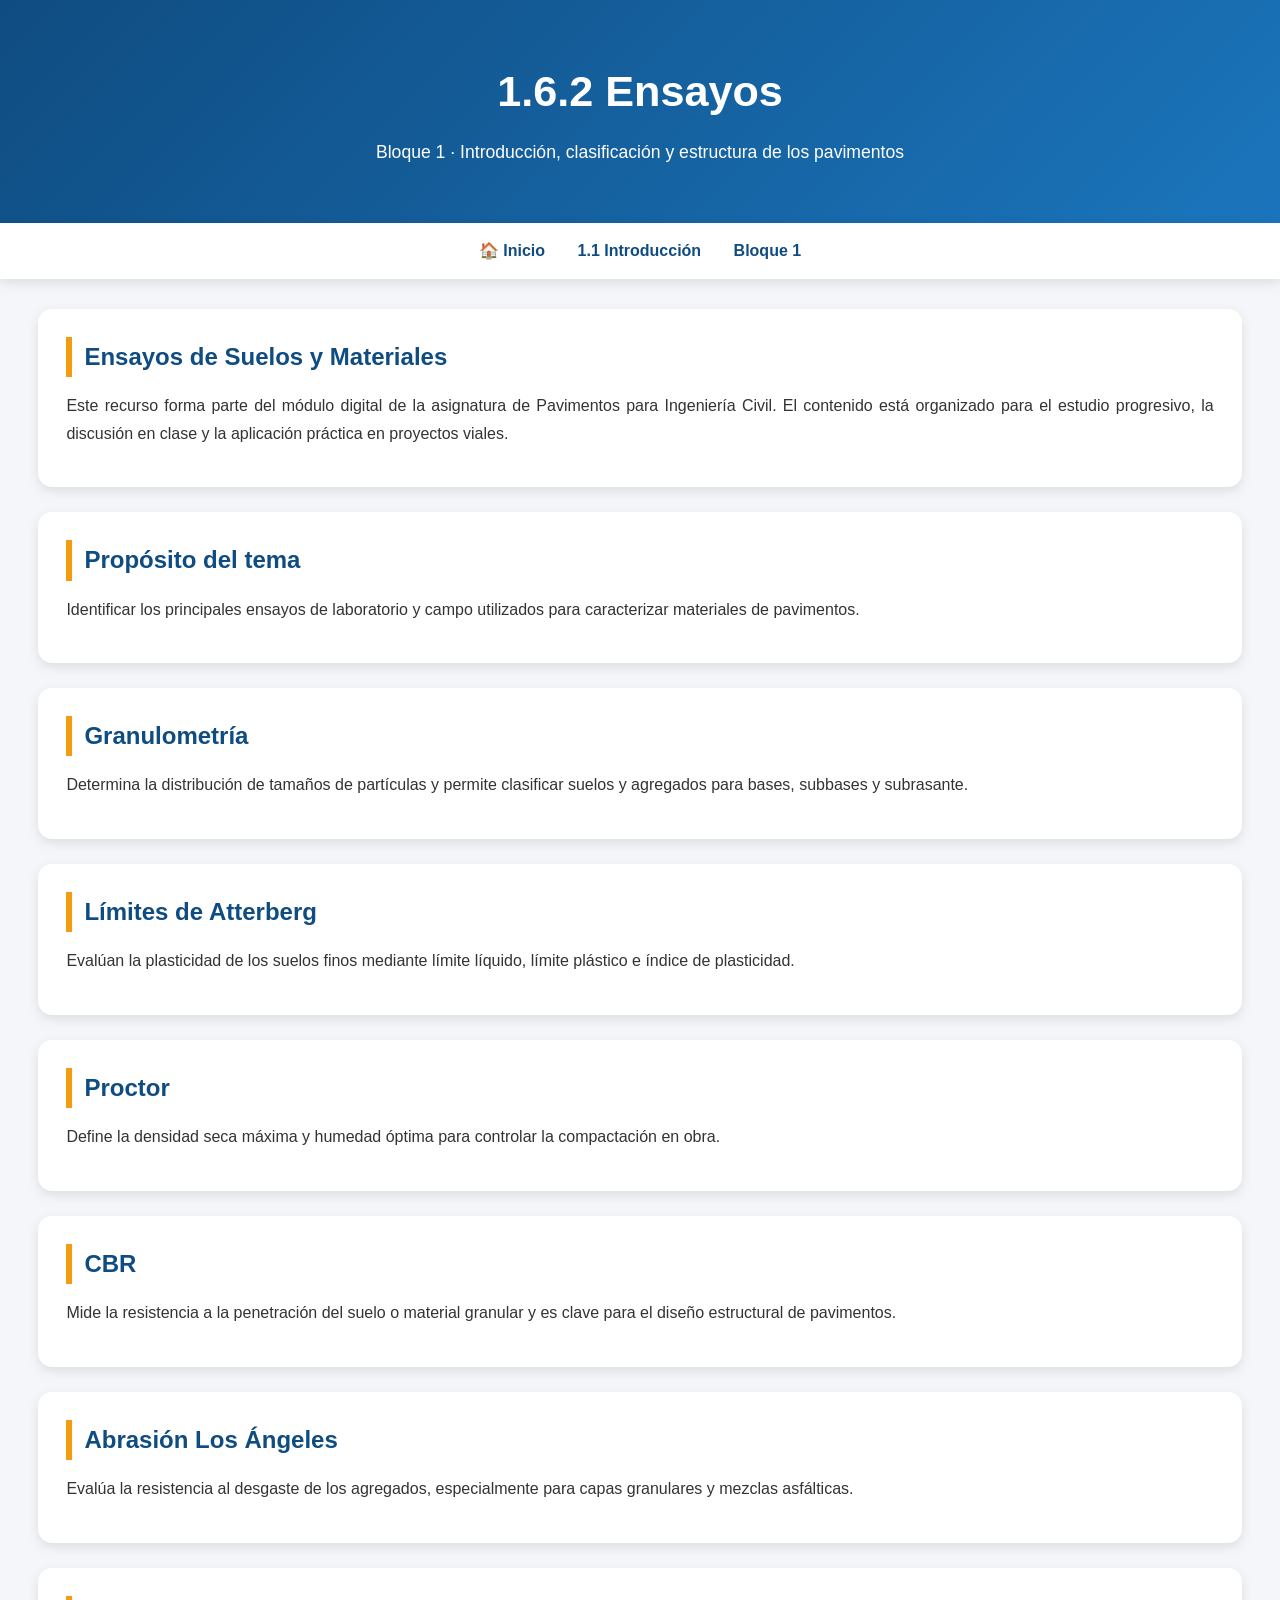
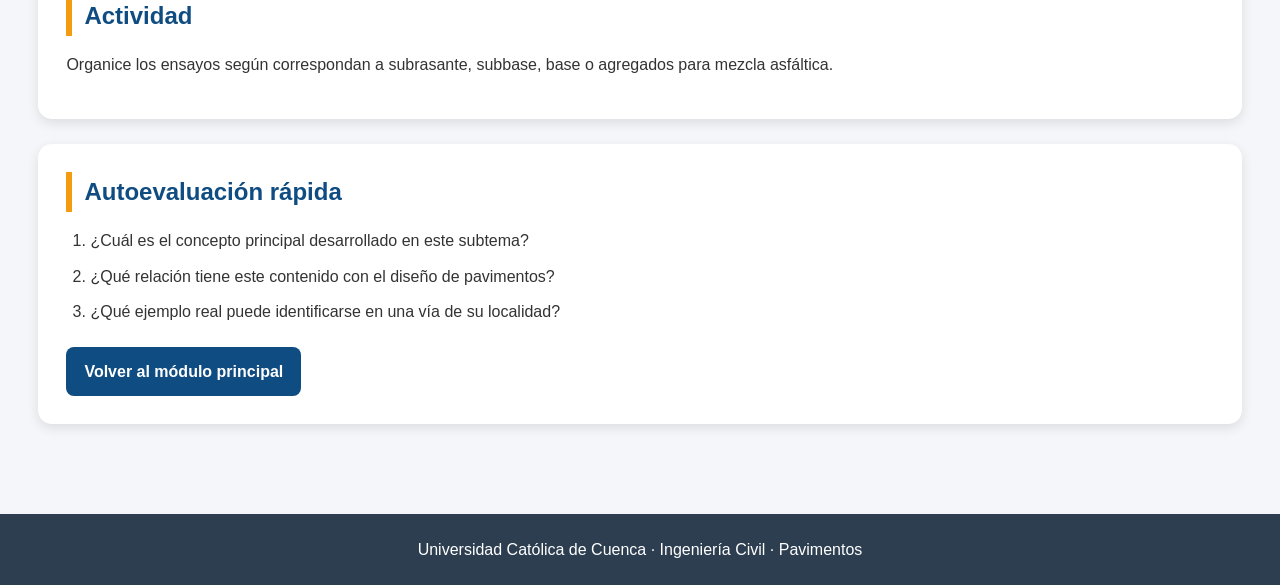
<file: docs/bloque_1/1_6_2_ensayos.html>
<!DOCTYPE html>
<html lang="es">
<head>
  <meta charset="UTF-8">
  <meta name="viewport" content="width=device-width, initial-scale=1.0">
  <title>1.6.2 Ensayos</title>
  <link rel="stylesheet" href="../css/style.css">
</head>
<body>
<header>
  <h1>1.6.2 Ensayos</h1>
  <p>Bloque 1 · Introducción, clasificación y estructura de los pavimentos</p>
</header>
<nav>
  <a href="../index.html">🏠 Inicio</a>
  <a href="1_1introduccion.html">1.1 Introducción</a>
  <a href="1_2_clasificacion_pavimentos.html">Bloque 1</a>
</nav>
<main class="container">
  <section class="section">
    <h2>Ensayos de Suelos y Materiales</h2>
    <p>Este recurso forma parte del módulo digital de la asignatura de Pavimentos para Ingeniería Civil. El contenido está organizado para el estudio progresivo, la discusión en clase y la aplicación práctica en proyectos viales.</p>
  </section>
  <section class="section"><h2>Propósito del tema</h2><p>Identificar los principales ensayos de laboratorio y campo utilizados para caracterizar materiales de pavimentos.</p></section>
<section class="section"><h2>Granulometría</h2><p>Determina la distribución de tamaños de partículas y permite clasificar suelos y agregados para bases, subbases y subrasante.</p></section>
<section class="section"><h2>Límites de Atterberg</h2><p>Evalúan la plasticidad de los suelos finos mediante límite líquido, límite plástico e índice de plasticidad.</p></section>
<section class="section"><h2>Proctor</h2><p>Define la densidad seca máxima y humedad óptima para controlar la compactación en obra.</p></section>
<section class="section"><h2>CBR</h2><p>Mide la resistencia a la penetración del suelo o material granular y es clave para el diseño estructural de pavimentos.</p></section>
<section class="section"><h2>Abrasión Los Ángeles</h2><p>Evalúa la resistencia al desgaste de los agregados, especialmente para capas granulares y mezclas asfálticas.</p></section>
<section class="section"><h2>Actividad</h2><p>Organice los ensayos según correspondan a subrasante, subbase, base o agregados para mezcla asfáltica.</p></section>
  <section class="section">
    <h2>Autoevaluación rápida</h2>
    <ol>
      <li>¿Cuál es el concepto principal desarrollado en este subtema?</li>
      <li>¿Qué relación tiene este contenido con el diseño de pavimentos?</li>
      <li>¿Qué ejemplo real puede identificarse en una vía de su localidad?</li>
    </ol>
    <a class="btn" href="../index.html">Volver al módulo principal</a>
  </section>
</main>
<footer>Universidad Católica de Cuenca · Ingeniería Civil · Pavimentos</footer>
</body>
</html>
</file>
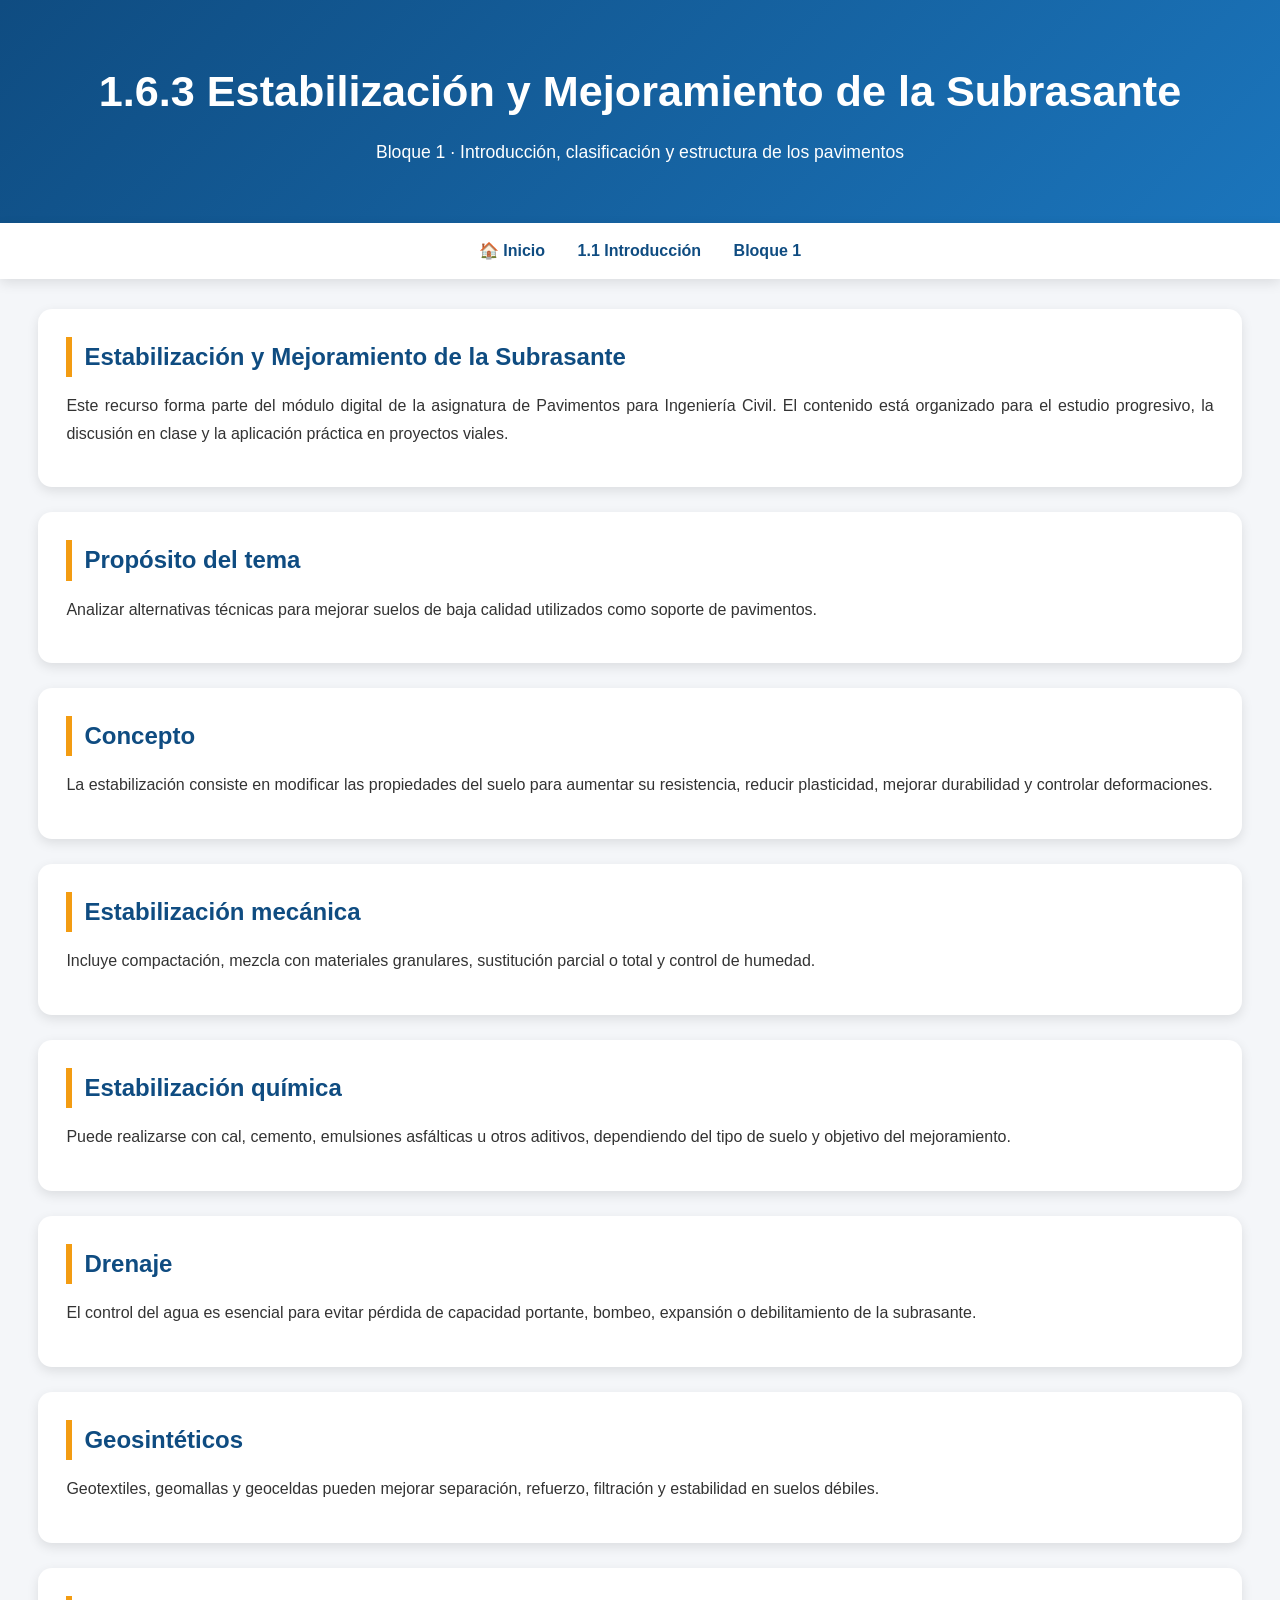
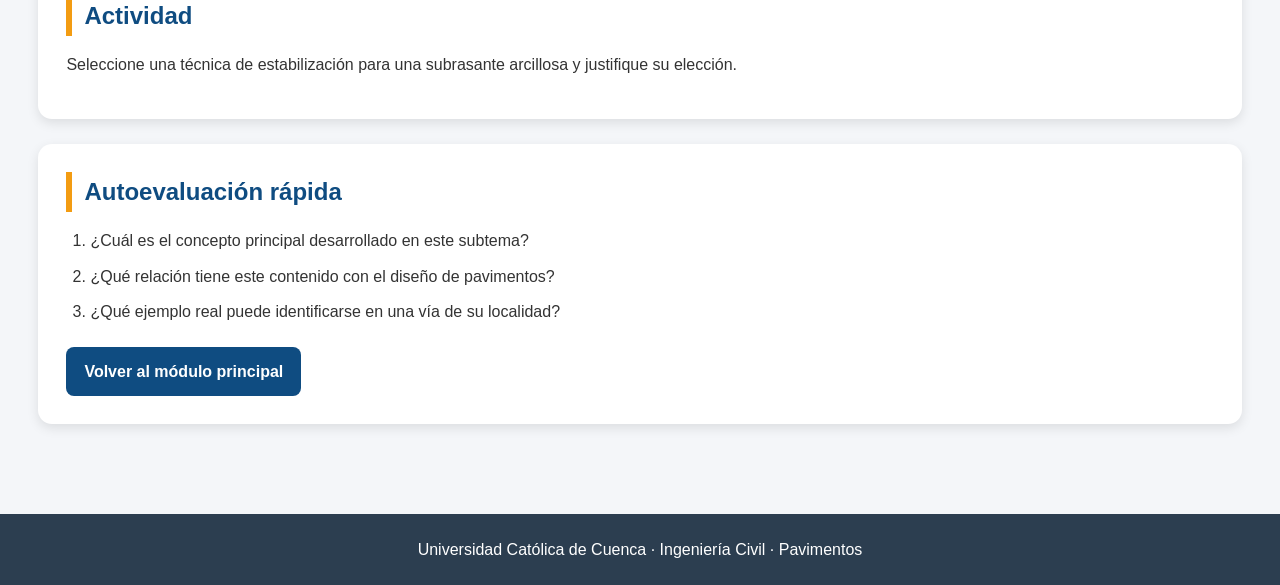
<file: docs/bloque_1/1_6_3_estabilizacion.html>
<!DOCTYPE html>
<html lang="es">
<head>
  <meta charset="UTF-8">
  <meta name="viewport" content="width=device-width, initial-scale=1.0">
  <title>1.6.3 Estabilización y Mejoramiento de la Subrasante</title>
  <link rel="stylesheet" href="../css/style.css">
</head>
<body>
<header>
  <h1>1.6.3 Estabilización y Mejoramiento de la Subrasante</h1>
  <p>Bloque 1 · Introducción, clasificación y estructura de los pavimentos</p>
</header>
<nav>
  <a href="../index.html">🏠 Inicio</a>
  <a href="1_1introduccion.html">1.1 Introducción</a>
  <a href="1_2_clasificacion_pavimentos.html">Bloque 1</a>
</nav>
<main class="container">
  <section class="section">
    <h2>Estabilización y Mejoramiento de la Subrasante</h2>
    <p>Este recurso forma parte del módulo digital de la asignatura de Pavimentos para Ingeniería Civil. El contenido está organizado para el estudio progresivo, la discusión en clase y la aplicación práctica en proyectos viales.</p>
  </section>
  <section class="section"><h2>Propósito del tema</h2><p>Analizar alternativas técnicas para mejorar suelos de baja calidad utilizados como soporte de pavimentos.</p></section>
<section class="section"><h2>Concepto</h2><p>La estabilización consiste en modificar las propiedades del suelo para aumentar su resistencia, reducir plasticidad, mejorar durabilidad y controlar deformaciones.</p></section>
<section class="section"><h2>Estabilización mecánica</h2><p>Incluye compactación, mezcla con materiales granulares, sustitución parcial o total y control de humedad.</p></section>
<section class="section"><h2>Estabilización química</h2><p>Puede realizarse con cal, cemento, emulsiones asfálticas u otros aditivos, dependiendo del tipo de suelo y objetivo del mejoramiento.</p></section>
<section class="section"><h2>Drenaje</h2><p>El control del agua es esencial para evitar pérdida de capacidad portante, bombeo, expansión o debilitamiento de la subrasante.</p></section>
<section class="section"><h2>Geosintéticos</h2><p>Geotextiles, geomallas y geoceldas pueden mejorar separación, refuerzo, filtración y estabilidad en suelos débiles.</p></section>
<section class="section"><h2>Actividad</h2><p>Seleccione una técnica de estabilización para una subrasante arcillosa y justifique su elección.</p></section>
  <section class="section">
    <h2>Autoevaluación rápida</h2>
    <ol>
      <li>¿Cuál es el concepto principal desarrollado en este subtema?</li>
      <li>¿Qué relación tiene este contenido con el diseño de pavimentos?</li>
      <li>¿Qué ejemplo real puede identificarse en una vía de su localidad?</li>
    </ol>
    <a class="btn" href="../index.html">Volver al módulo principal</a>
  </section>
</main>
<footer>Universidad Católica de Cuenca · Ingeniería Civil · Pavimentos</footer>
</body>
</html>
</file>
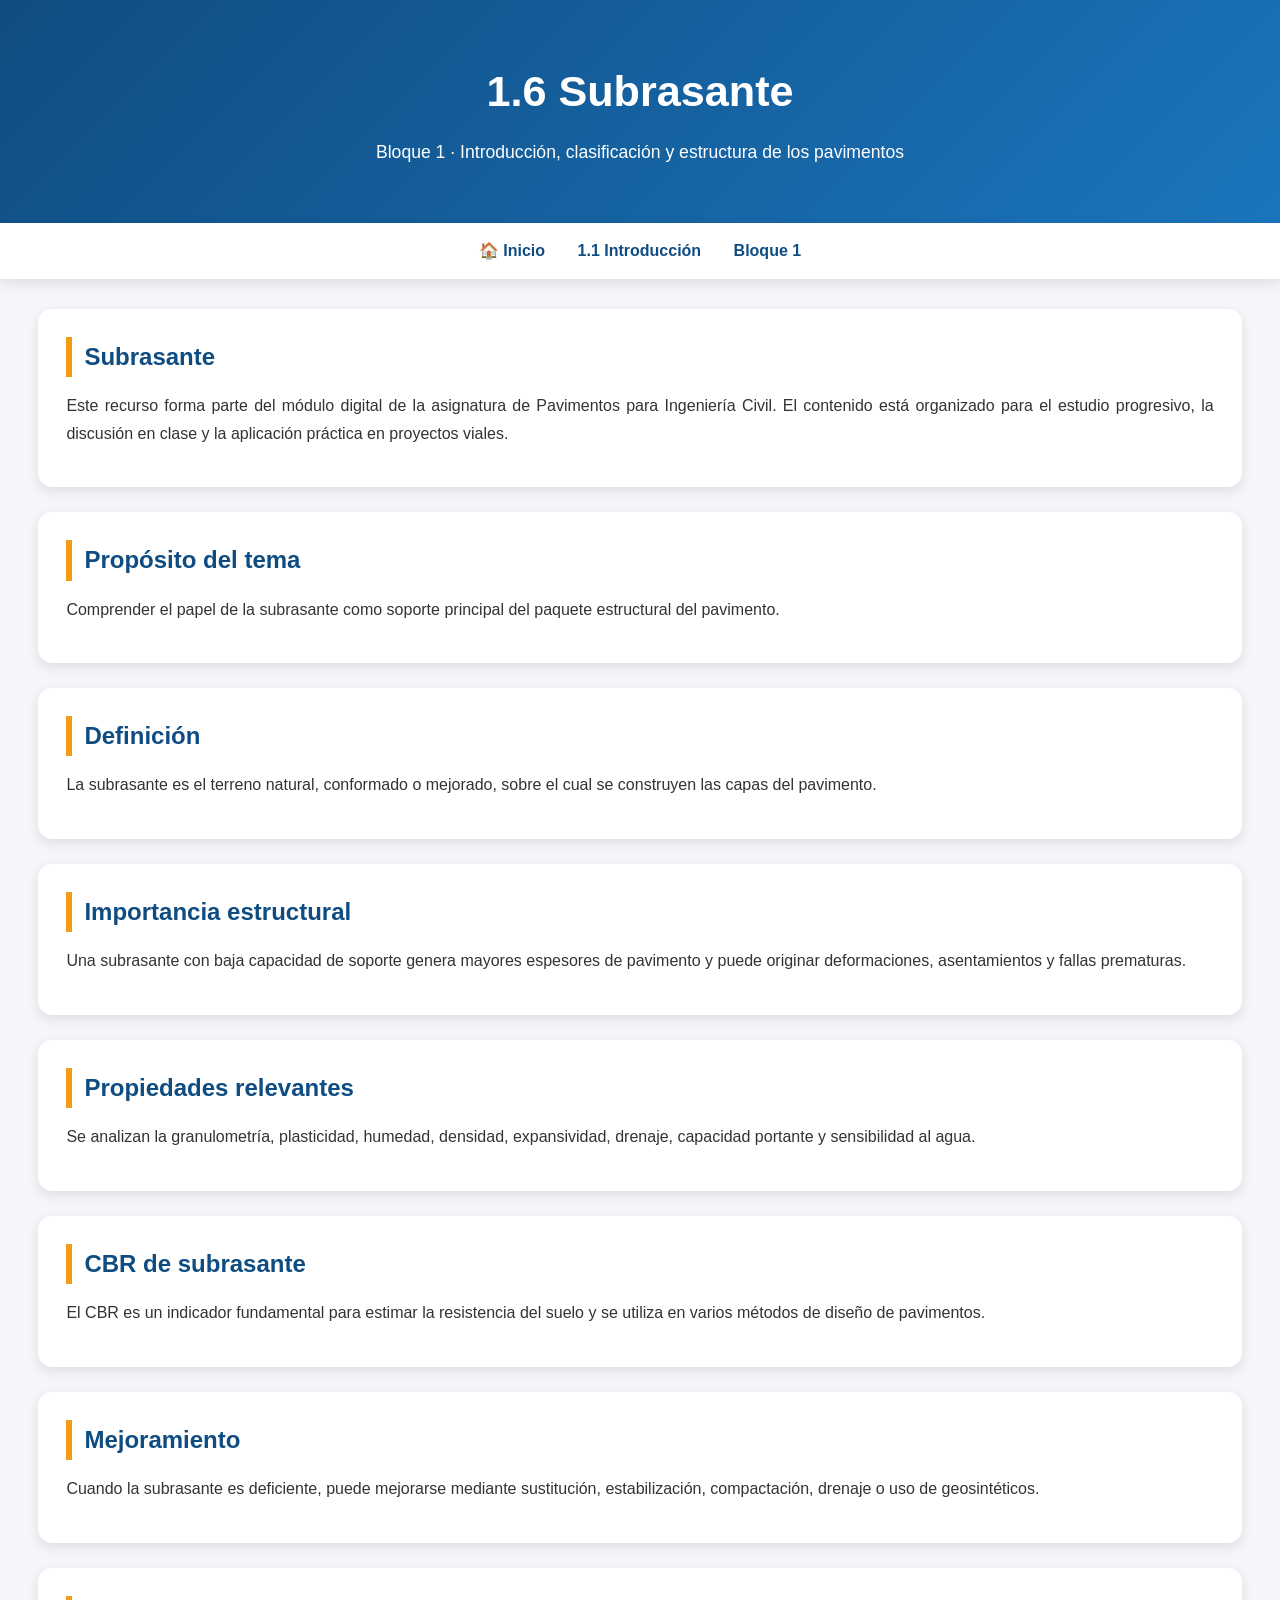
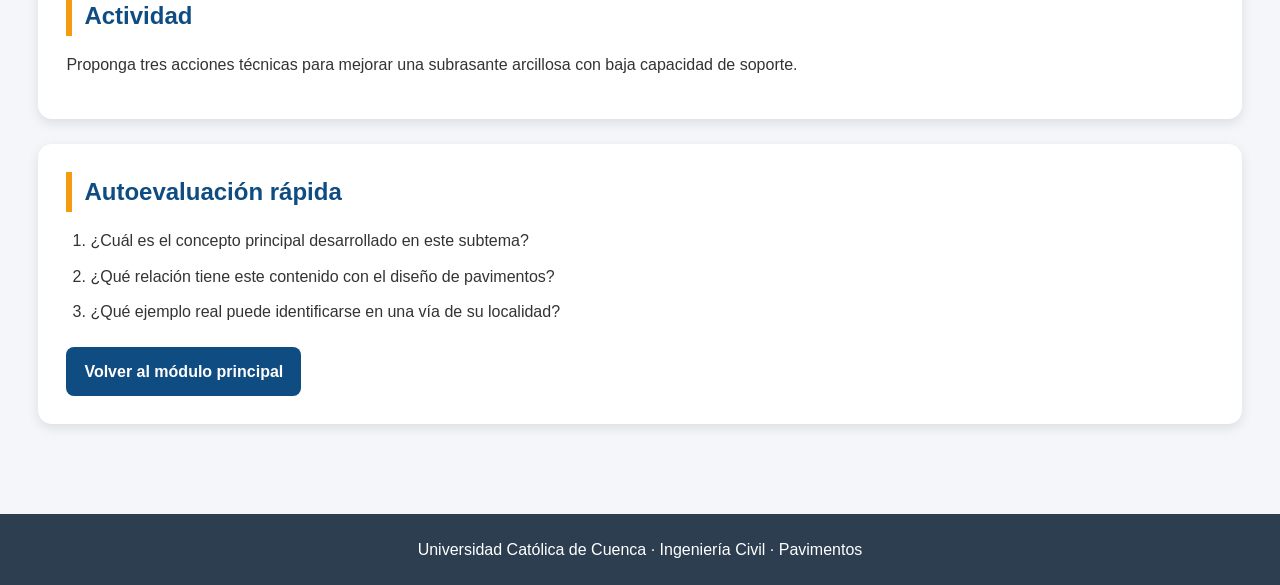
<file: docs/bloque_1/1_6_subrasante.html>
<!DOCTYPE html>
<html lang="es">
<head>
  <meta charset="UTF-8">
  <meta name="viewport" content="width=device-width, initial-scale=1.0">
  <title>1.6 Subrasante</title>
  <link rel="stylesheet" href="../css/style.css">
</head>
<body>
<header>
  <h1>1.6 Subrasante</h1>
  <p>Bloque 1 · Introducción, clasificación y estructura de los pavimentos</p>
</header>
<nav>
  <a href="../index.html">🏠 Inicio</a>
  <a href="1_1introduccion.html">1.1 Introducción</a>
  <a href="1_2_clasificacion_pavimentos.html">Bloque 1</a>
</nav>
<main class="container">
  <section class="section">
    <h2>Subrasante</h2>
    <p>Este recurso forma parte del módulo digital de la asignatura de Pavimentos para Ingeniería Civil. El contenido está organizado para el estudio progresivo, la discusión en clase y la aplicación práctica en proyectos viales.</p>
  </section>
  <section class="section"><h2>Propósito del tema</h2><p>Comprender el papel de la subrasante como soporte principal del paquete estructural del pavimento.</p></section>
<section class="section"><h2>Definición</h2><p>La subrasante es el terreno natural, conformado o mejorado, sobre el cual se construyen las capas del pavimento.</p></section>
<section class="section"><h2>Importancia estructural</h2><p>Una subrasante con baja capacidad de soporte genera mayores espesores de pavimento y puede originar deformaciones, asentamientos y fallas prematuras.</p></section>
<section class="section"><h2>Propiedades relevantes</h2><p>Se analizan la granulometría, plasticidad, humedad, densidad, expansividad, drenaje, capacidad portante y sensibilidad al agua.</p></section>
<section class="section"><h2>CBR de subrasante</h2><p>El CBR es un indicador fundamental para estimar la resistencia del suelo y se utiliza en varios métodos de diseño de pavimentos.</p></section>
<section class="section"><h2>Mejoramiento</h2><p>Cuando la subrasante es deficiente, puede mejorarse mediante sustitución, estabilización, compactación, drenaje o uso de geosintéticos.</p></section>
<section class="section"><h2>Actividad</h2><p>Proponga tres acciones técnicas para mejorar una subrasante arcillosa con baja capacidad de soporte.</p></section>
  <section class="section">
    <h2>Autoevaluación rápida</h2>
    <ol>
      <li>¿Cuál es el concepto principal desarrollado en este subtema?</li>
      <li>¿Qué relación tiene este contenido con el diseño de pavimentos?</li>
      <li>¿Qué ejemplo real puede identificarse en una vía de su localidad?</li>
    </ol>
    <a class="btn" href="../index.html">Volver al módulo principal</a>
  </section>
</main>
<footer>Universidad Católica de Cuenca · Ingeniería Civil · Pavimentos</footer>
</body>
</html>
</file>
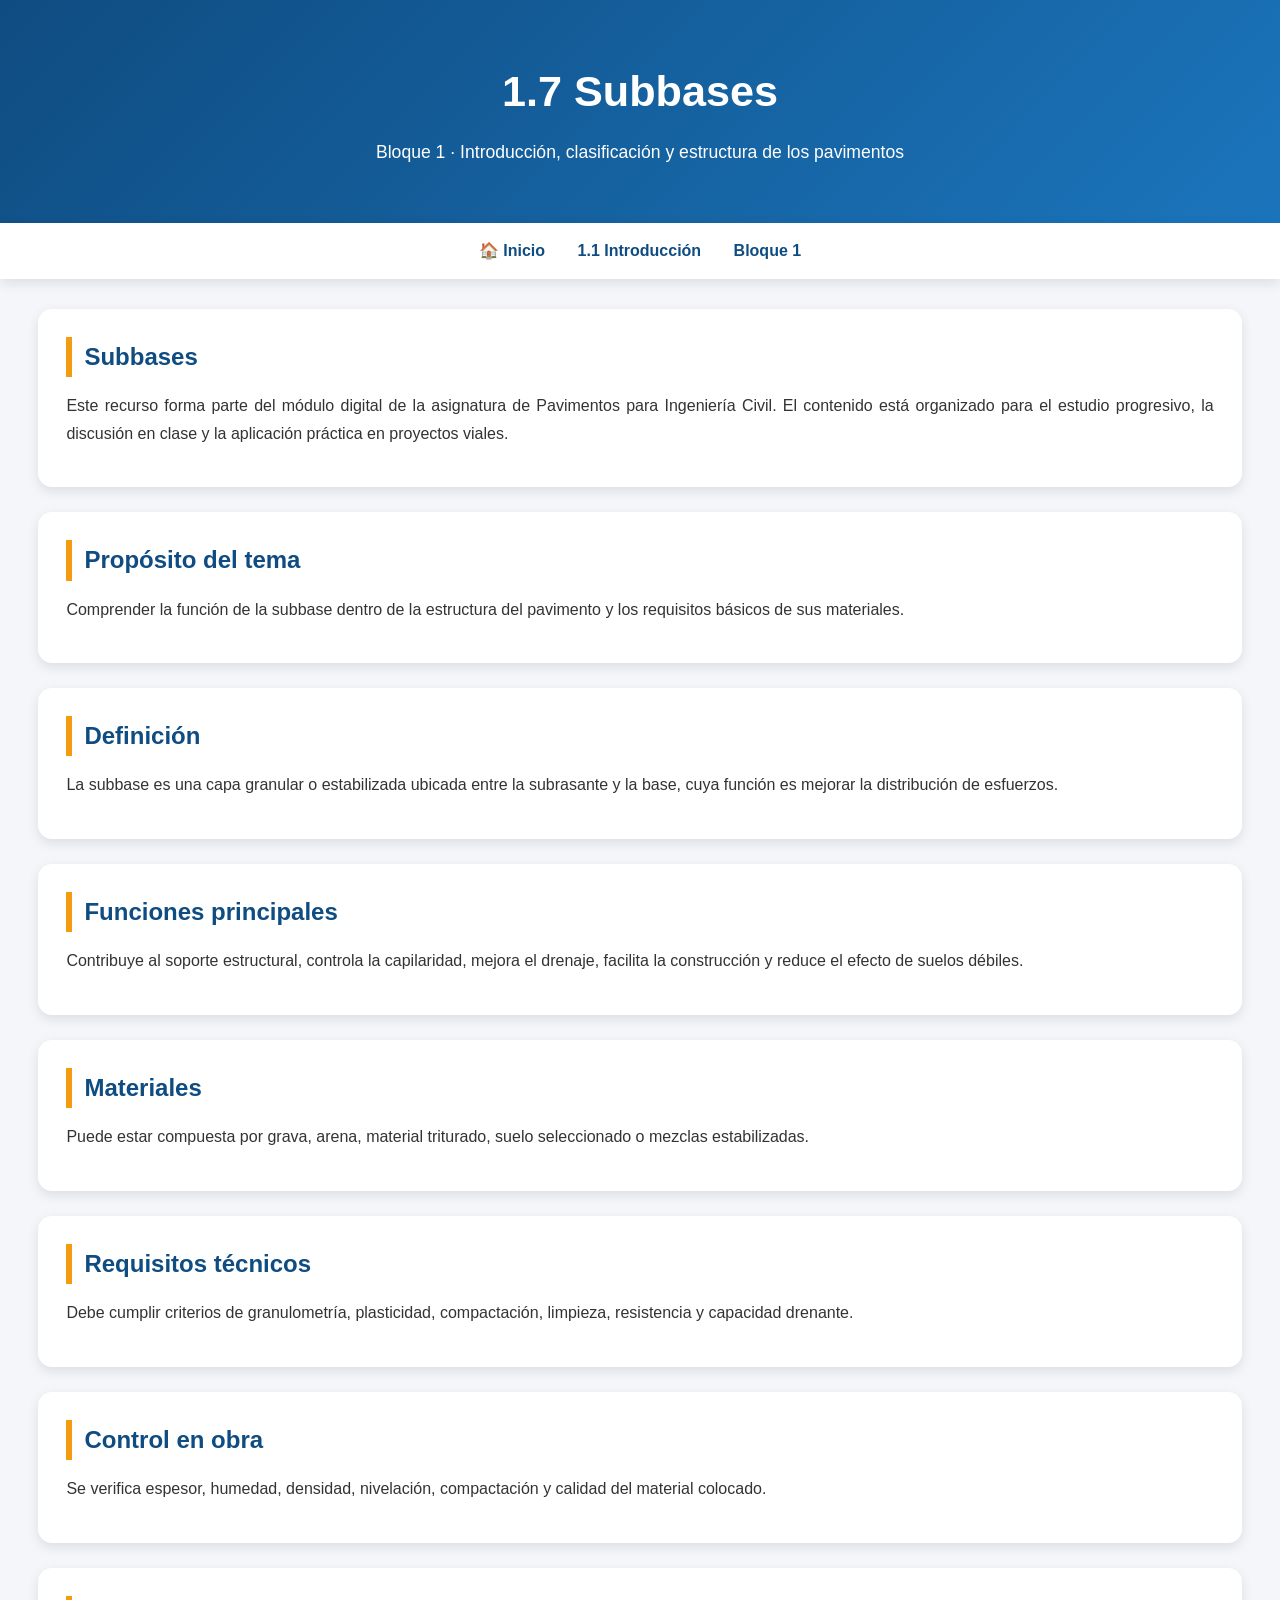
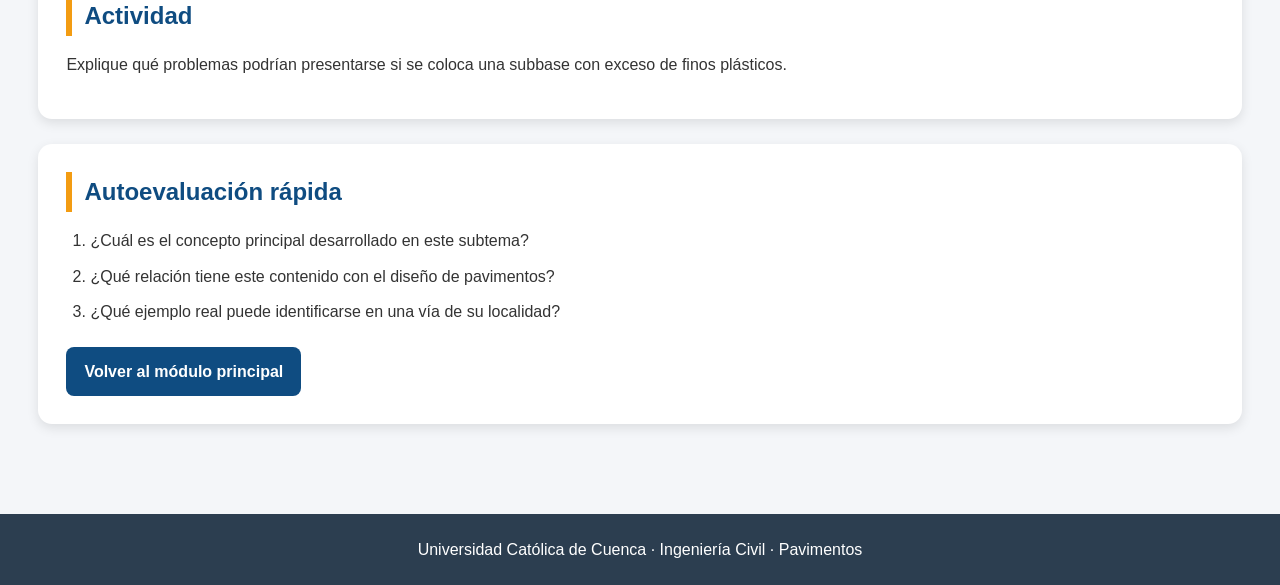
<file: docs/bloque_1/1_7_subbases.html>
<!DOCTYPE html>
<html lang="es">
<head>
  <meta charset="UTF-8">
  <meta name="viewport" content="width=device-width, initial-scale=1.0">
  <title>1.7 Subbases</title>
  <link rel="stylesheet" href="../css/style.css">
</head>
<body>
<header>
  <h1>1.7 Subbases</h1>
  <p>Bloque 1 · Introducción, clasificación y estructura de los pavimentos</p>
</header>
<nav>
  <a href="../index.html">🏠 Inicio</a>
  <a href="1_1introduccion.html">1.1 Introducción</a>
  <a href="1_2_clasificacion_pavimentos.html">Bloque 1</a>
</nav>
<main class="container">
  <section class="section">
    <h2>Subbases</h2>
    <p>Este recurso forma parte del módulo digital de la asignatura de Pavimentos para Ingeniería Civil. El contenido está organizado para el estudio progresivo, la discusión en clase y la aplicación práctica en proyectos viales.</p>
  </section>
  <section class="section"><h2>Propósito del tema</h2><p>Comprender la función de la subbase dentro de la estructura del pavimento y los requisitos básicos de sus materiales.</p></section>
<section class="section"><h2>Definición</h2><p>La subbase es una capa granular o estabilizada ubicada entre la subrasante y la base, cuya función es mejorar la distribución de esfuerzos.</p></section>
<section class="section"><h2>Funciones principales</h2><p>Contribuye al soporte estructural, controla la capilaridad, mejora el drenaje, facilita la construcción y reduce el efecto de suelos débiles.</p></section>
<section class="section"><h2>Materiales</h2><p>Puede estar compuesta por grava, arena, material triturado, suelo seleccionado o mezclas estabilizadas.</p></section>
<section class="section"><h2>Requisitos técnicos</h2><p>Debe cumplir criterios de granulometría, plasticidad, compactación, limpieza, resistencia y capacidad drenante.</p></section>
<section class="section"><h2>Control en obra</h2><p>Se verifica espesor, humedad, densidad, nivelación, compactación y calidad del material colocado.</p></section>
<section class="section"><h2>Actividad</h2><p>Explique qué problemas podrían presentarse si se coloca una subbase con exceso de finos plásticos.</p></section>
  <section class="section">
    <h2>Autoevaluación rápida</h2>
    <ol>
      <li>¿Cuál es el concepto principal desarrollado en este subtema?</li>
      <li>¿Qué relación tiene este contenido con el diseño de pavimentos?</li>
      <li>¿Qué ejemplo real puede identificarse en una vía de su localidad?</li>
    </ol>
    <a class="btn" href="../index.html">Volver al módulo principal</a>
  </section>
</main>
<footer>Universidad Católica de Cuenca · Ingeniería Civil · Pavimentos</footer>
</body>
</html>
</file>
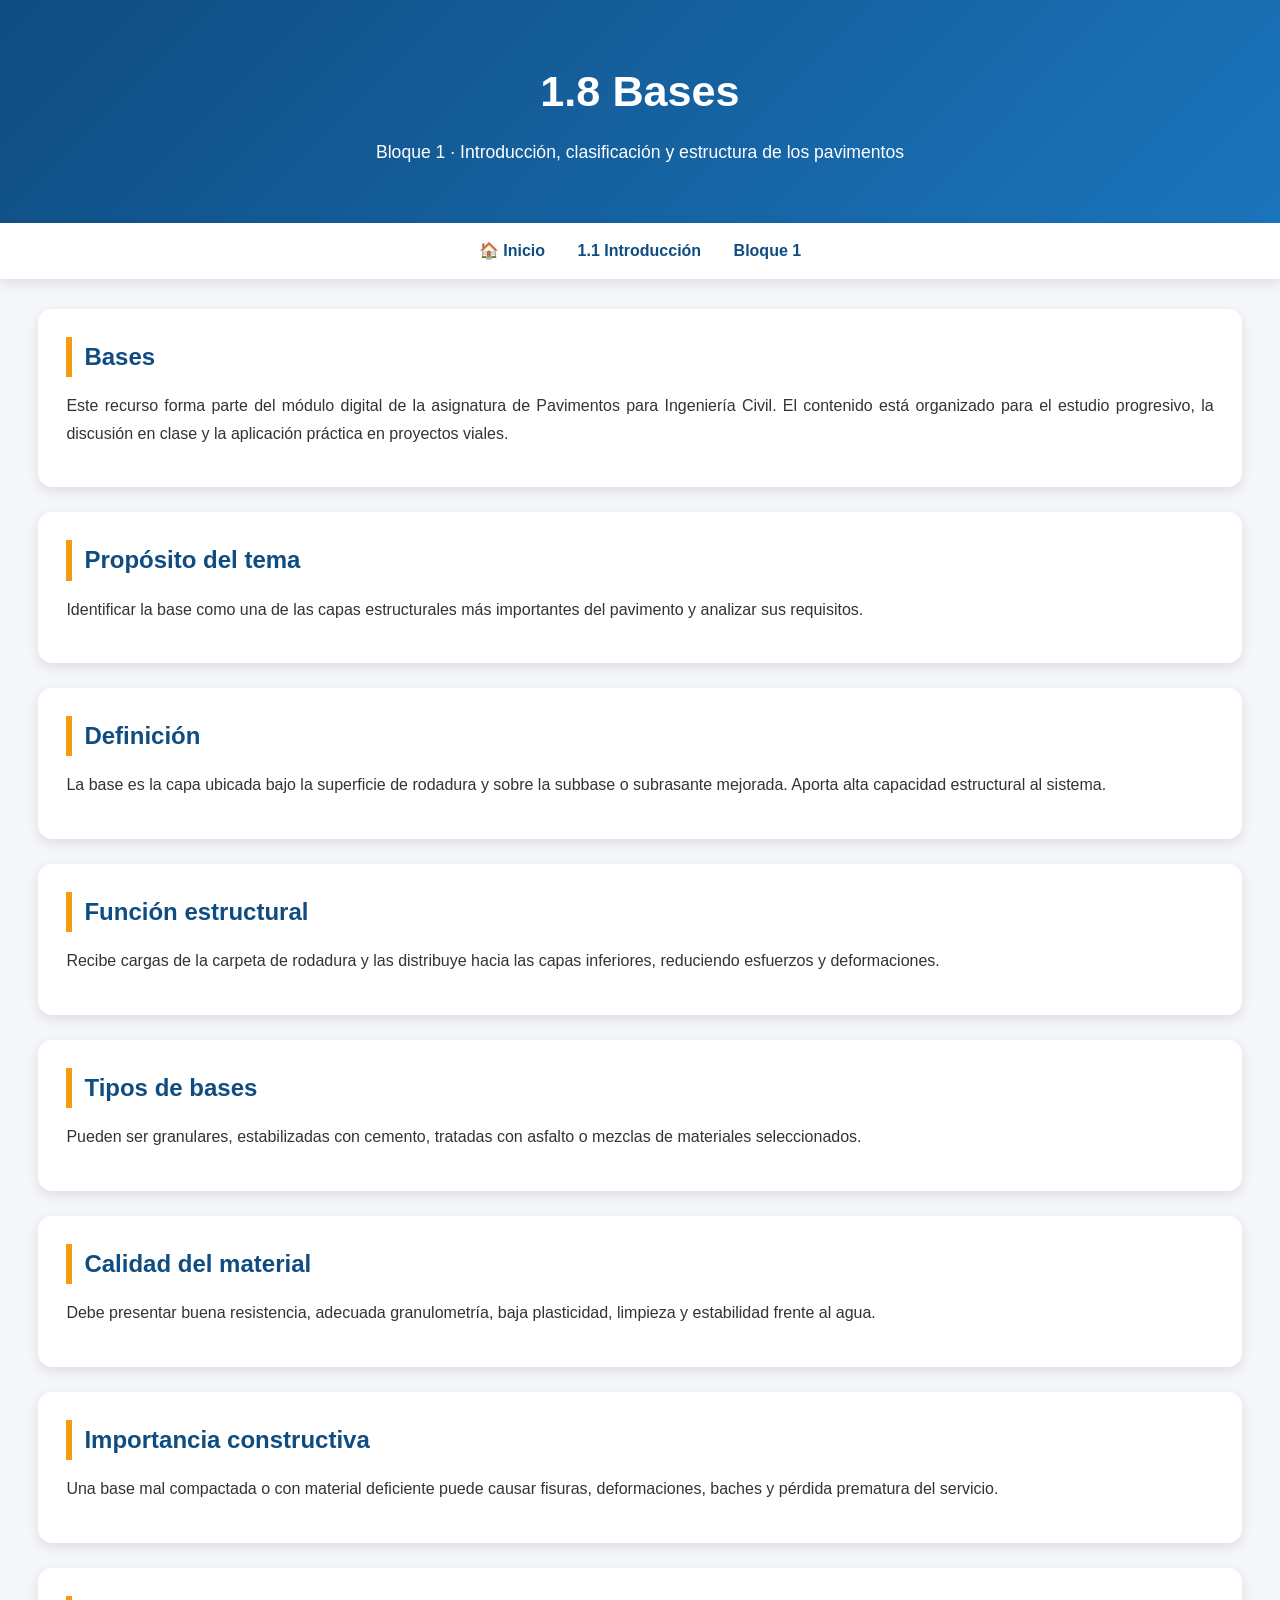
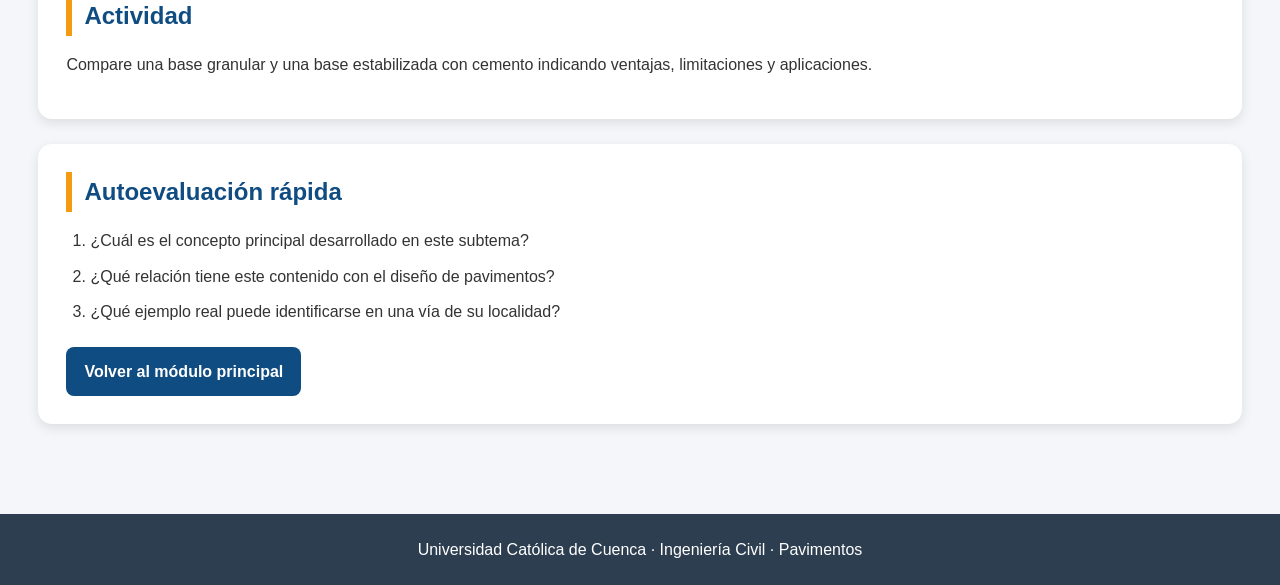
<file: docs/bloque_1/1_8_bases.html>
<!DOCTYPE html>
<html lang="es">
<head>
  <meta charset="UTF-8">
  <meta name="viewport" content="width=device-width, initial-scale=1.0">
  <title>1.8 Bases</title>
  <link rel="stylesheet" href="../css/style.css">
</head>
<body>
<header>
  <h1>1.8 Bases</h1>
  <p>Bloque 1 · Introducción, clasificación y estructura de los pavimentos</p>
</header>
<nav>
  <a href="../index.html">🏠 Inicio</a>
  <a href="1_1introduccion.html">1.1 Introducción</a>
  <a href="1_2_clasificacion_pavimentos.html">Bloque 1</a>
</nav>
<main class="container">
  <section class="section">
    <h2>Bases</h2>
    <p>Este recurso forma parte del módulo digital de la asignatura de Pavimentos para Ingeniería Civil. El contenido está organizado para el estudio progresivo, la discusión en clase y la aplicación práctica en proyectos viales.</p>
  </section>
  <section class="section"><h2>Propósito del tema</h2><p>Identificar la base como una de las capas estructurales más importantes del pavimento y analizar sus requisitos.</p></section>
<section class="section"><h2>Definición</h2><p>La base es la capa ubicada bajo la superficie de rodadura y sobre la subbase o subrasante mejorada. Aporta alta capacidad estructural al sistema.</p></section>
<section class="section"><h2>Función estructural</h2><p>Recibe cargas de la carpeta de rodadura y las distribuye hacia las capas inferiores, reduciendo esfuerzos y deformaciones.</p></section>
<section class="section"><h2>Tipos de bases</h2><p>Pueden ser granulares, estabilizadas con cemento, tratadas con asfalto o mezclas de materiales seleccionados.</p></section>
<section class="section"><h2>Calidad del material</h2><p>Debe presentar buena resistencia, adecuada granulometría, baja plasticidad, limpieza y estabilidad frente al agua.</p></section>
<section class="section"><h2>Importancia constructiva</h2><p>Una base mal compactada o con material deficiente puede causar fisuras, deformaciones, baches y pérdida prematura del servicio.</p></section>
<section class="section"><h2>Actividad</h2><p>Compare una base granular y una base estabilizada con cemento indicando ventajas, limitaciones y aplicaciones.</p></section>
  <section class="section">
    <h2>Autoevaluación rápida</h2>
    <ol>
      <li>¿Cuál es el concepto principal desarrollado en este subtema?</li>
      <li>¿Qué relación tiene este contenido con el diseño de pavimentos?</li>
      <li>¿Qué ejemplo real puede identificarse en una vía de su localidad?</li>
    </ol>
    <a class="btn" href="../index.html">Volver al módulo principal</a>
  </section>
</main>
<footer>Universidad Católica de Cuenca · Ingeniería Civil · Pavimentos</footer>
</body>
</html>
</file>
<file: docs/css/style.css>
/* =====================================================
   MÓDULO DE PAVIMENTOS - GitHub Pages
   Universidad Católica de Cuenca | Ingeniería Civil
   ===================================================== */

:root{
    --primary:#0f4c81;
    --secondary:#1b75bc;
    --accent:#f39c12;
    --success:#27ae60;
    --light:#f4f6f9;
    --white:#ffffff;
    --dark:#2c3e50;
    --gray:#6c757d;
    --shadow:0 4px 12px rgba(0,0,0,.10);
    --radius:14px;
}

*{margin:0;padding:0;box-sizing:border-box;}
html{scroll-behavior:smooth;}
body{
    font-family:'Segoe UI',Tahoma,Geneva,Verdana,sans-serif;
    background:var(--light);
    color:#333;
    line-height:1.7;
}
header{
    background:linear-gradient(135deg,var(--primary),var(--secondary));
    color:white;
    text-align:center;
    padding:55px 20px;
}
header h1{font-size:2.7rem;margin-bottom:10px;}
header p{font-size:1.1rem;}
nav{
    background:white;
    padding:14px;
    text-align:center;
    box-shadow:var(--shadow);
    position:sticky;
    top:0;
    z-index:10;
}
nav a{
    color:var(--primary);
    text-decoration:none;
    font-weight:700;
    margin:0 14px;
}
nav a:hover{color:var(--accent);}
.container{
    width:94%;
    max-width:1400px;
    margin:auto;
    padding:30px 0;
}
.banner,.section,.info{
    background:white;
    padding:28px;
    margin-bottom:25px;
    border-radius:var(--radius);
    box-shadow:var(--shadow);
}
.banner h2,.section h2,.info h2{
    color:var(--primary);
    margin-bottom:15px;
}
.section h2{
    border-left:6px solid var(--accent);
    padding-left:12px;
}
.banner p,.section p{text-align:justify;margin-bottom:12px;}
.grid,.cards{
    display:grid;
    grid-template-columns:repeat(auto-fit,minmax(300px,1fr));
    gap:22px;
}
.block{
    background:white;
    border-radius:var(--radius);
    overflow:hidden;
    box-shadow:var(--shadow);
}
.block-header{
    background:var(--primary);
    color:white;
    padding:18px;
    font-weight:800;
    font-size:1.1rem;
}
.block-content{padding:15px;}
.topic{
    display:flex;
    justify-content:space-between;
    align-items:center;
    padding:12px;
    border-bottom:1px solid #eee;
}
.topic:last-child{border-bottom:none;}
.topic a{
    color:var(--primary);
    text-decoration:none;
    font-weight:700;
}
.topic a:hover{color:var(--accent);}
.active{background:#eaf7ee;}
.locked{background:#fafafa;color:#999;}
.badge{
    background:var(--success);
    color:white;
    padding:5px 12px;
    border-radius:20px;
    font-size:.78rem;
    font-weight:700;
}
.card{
    background:#f8fbff;
    border-left:5px solid var(--secondary);
    padding:20px;
    border-radius:10px;
}
.card h3{color:var(--primary);margin-bottom:8px;}
.highlight{
    background:#fff8e8;
    border-left:6px solid var(--accent);
    padding:18px;
    border-radius:8px;
    margin-top:14px;
}
ul,ol{padding-left:24px;}
li{margin-bottom:8px;}
table{
    width:100%;
    border-collapse:collapse;
    margin-top:16px;
}
th{background:var(--primary);color:white;padding:12px;}
td{border:1px solid #ddd;padding:12px;}
tr:nth-child(even){background:#f9f9f9;}
.btn{
    display:inline-block;
    background:var(--primary);
    color:white;
    text-decoration:none;
    padding:11px 18px;
    border-radius:8px;
    margin-top:14px;
    font-weight:700;
}
.btn:hover{background:var(--secondary);}
footer,.footer{
    background:var(--dark);
    color:white;
    text-align:center;
    padding:22px;
    margin-top:35px;
}
@media(max-width:768px){
    header h1{font-size:2rem;}
    nav a{display:block;margin:8px 0;}
    .topic{flex-direction:column;align-items:flex-start;gap:8px;}
}
</file>
